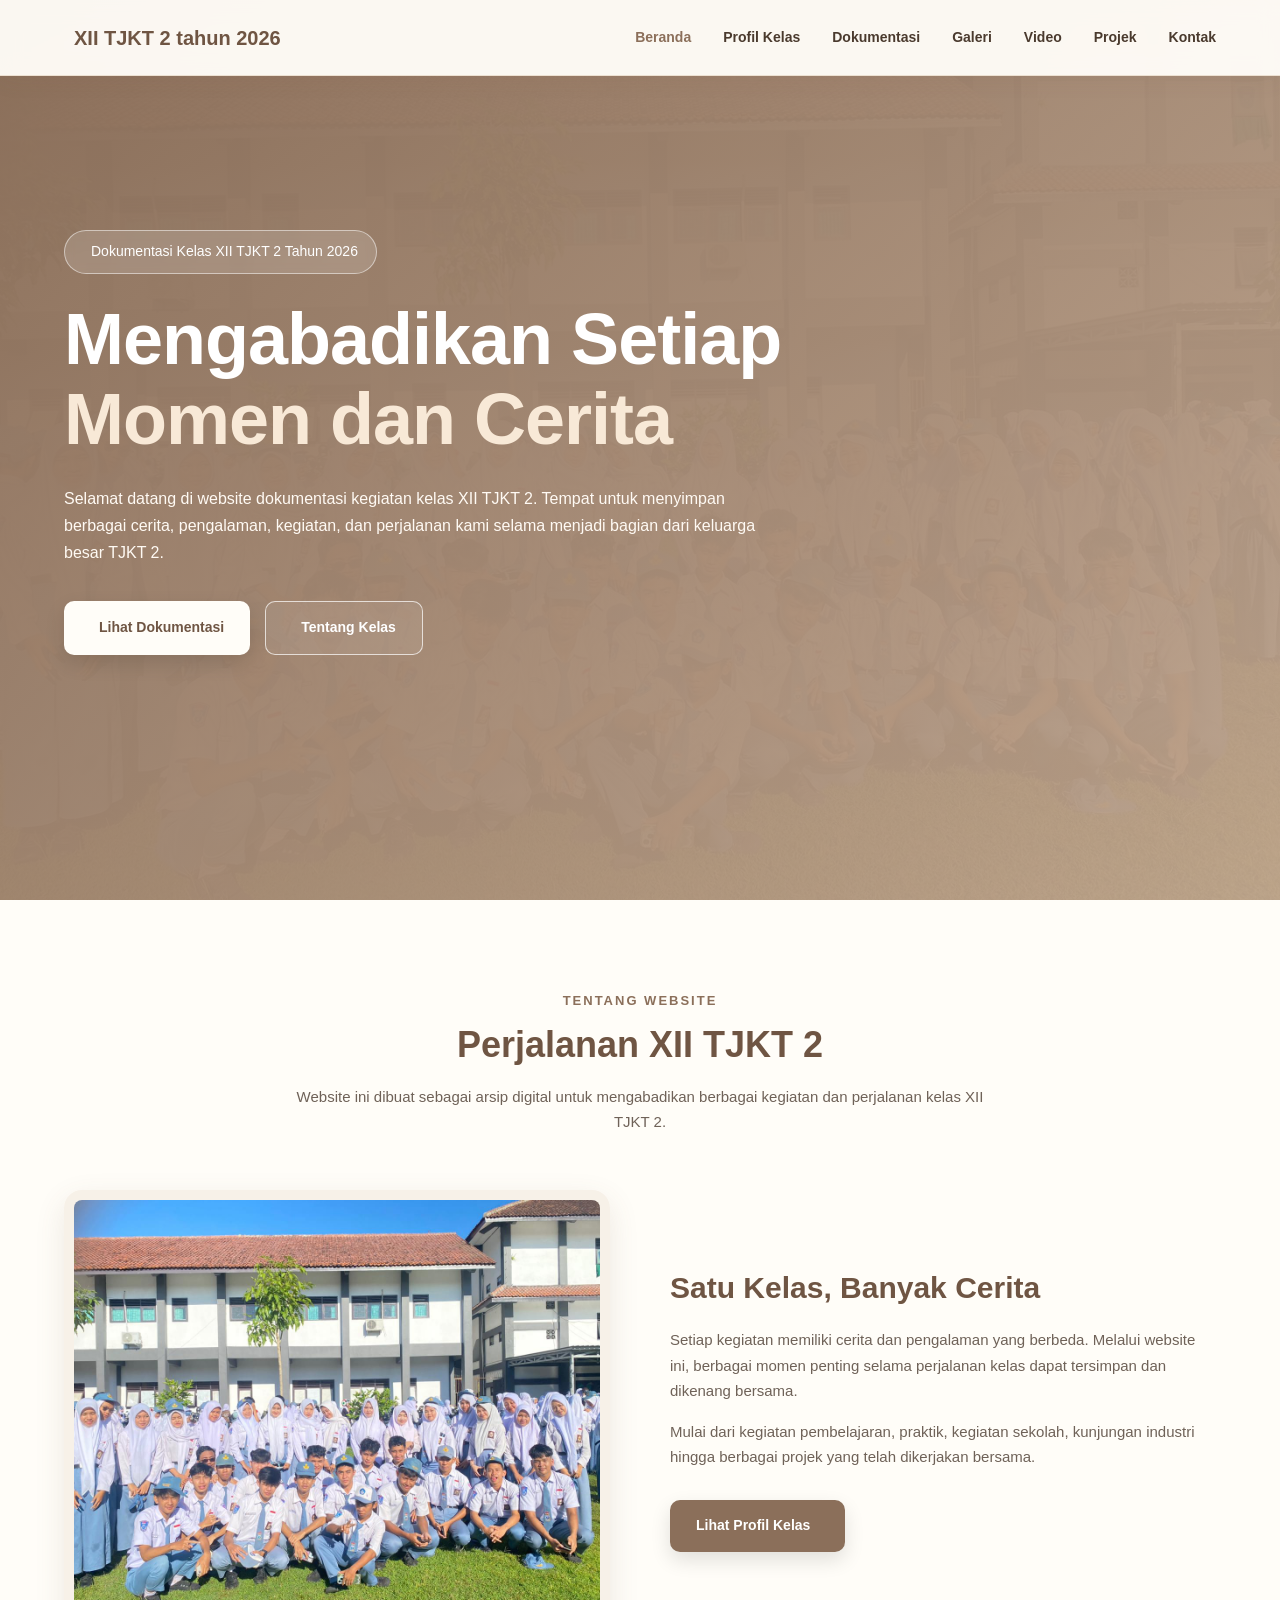
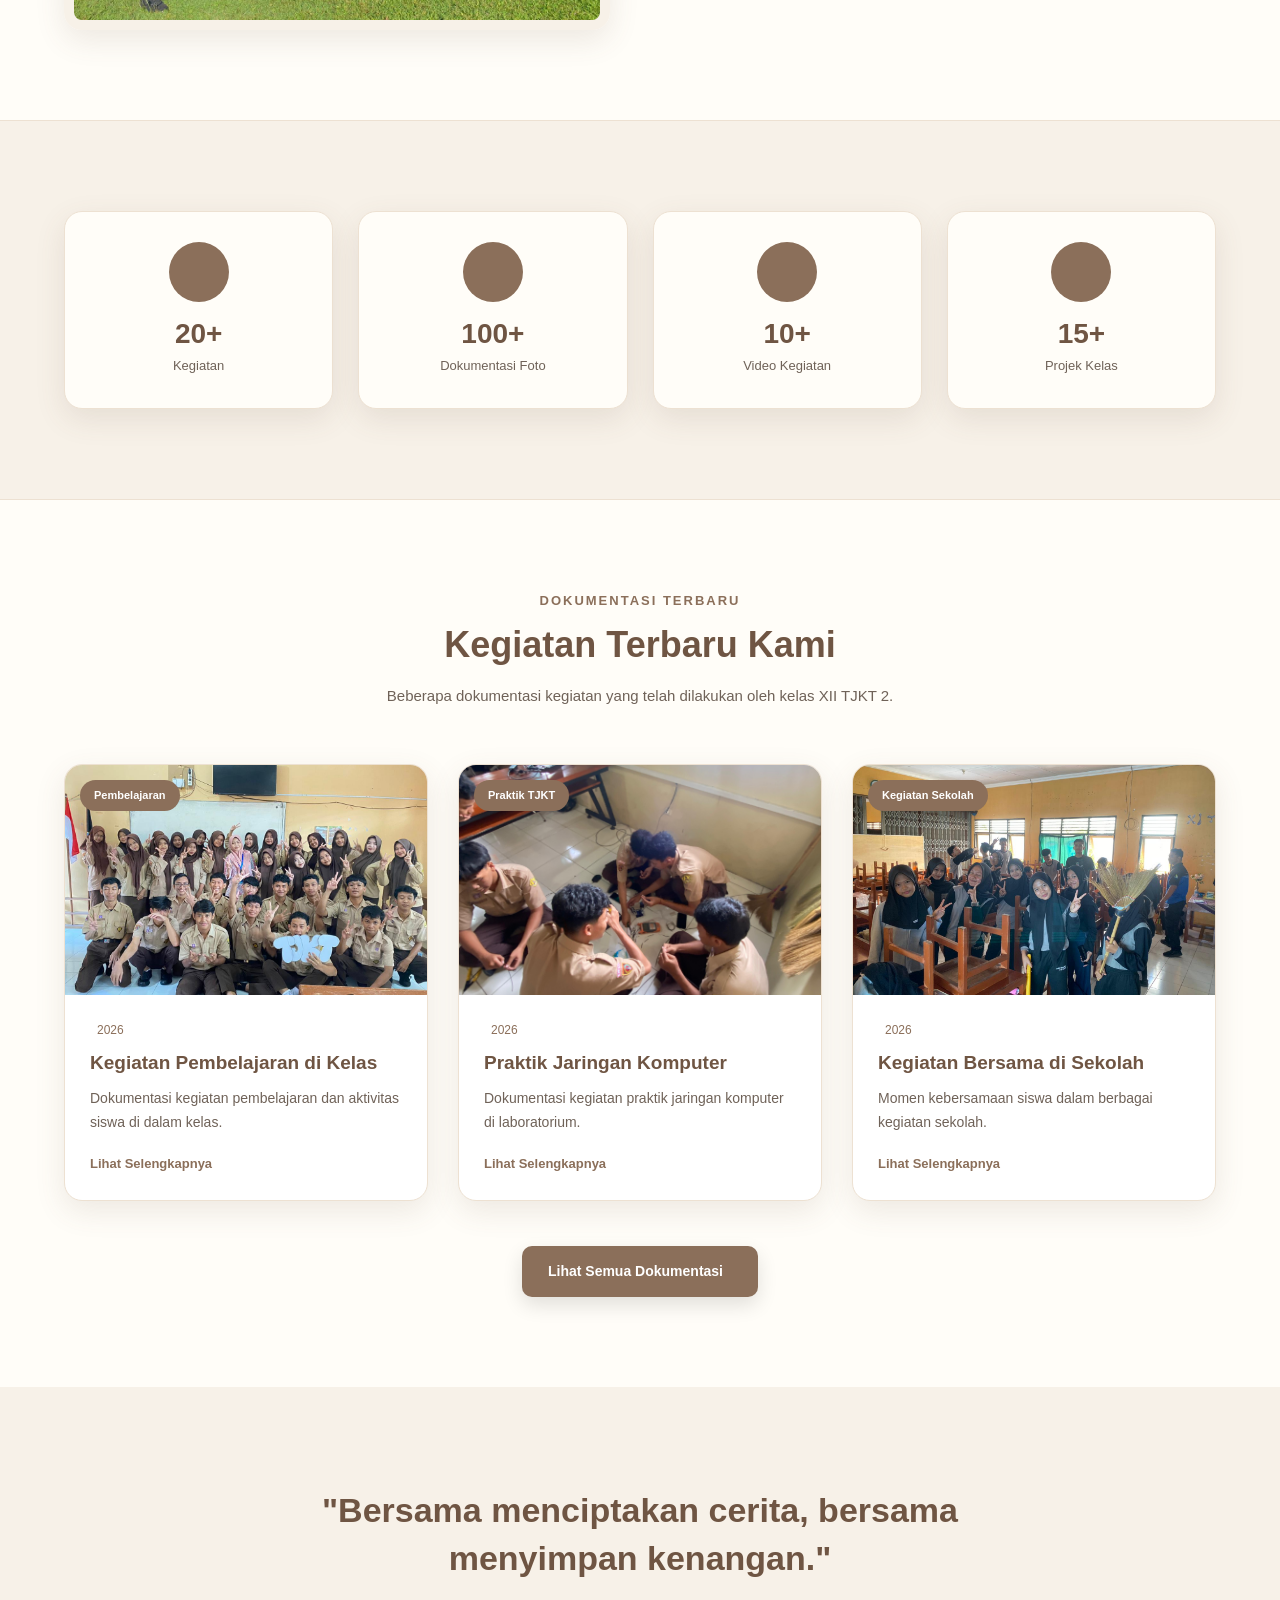
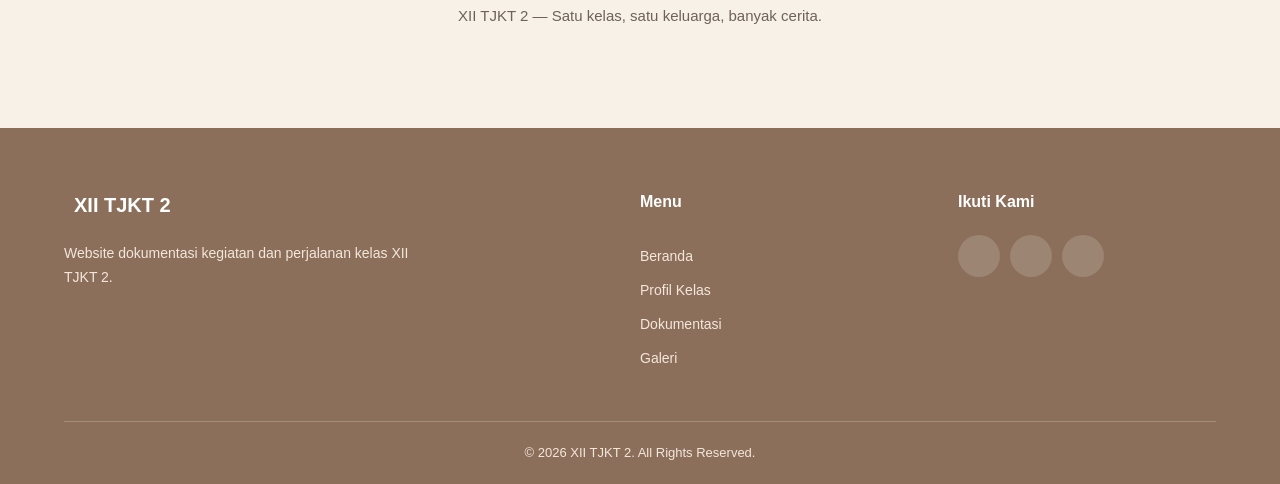
<file: index.html>
<head>
    <meta charset="UTF-8">
    <meta name="viewport" content="width=device-width, initial-scale=1.0">

    <title>Dokumentasi Kegiatan XII TJKT 2 Tahun 2026</title>

    <link rel="stylesheet" href="style.css">
</head>

<body>

    <!-- ================= NAVBAR ================= -->
    <header class="header">
        <nav class="navbar">

            <div class="logo">
                <i class="fa-solid fa-network-wired"></i>
                <span>XII TJKT 2 tahun 2026</span>
            </div>

            <ul class="nav-menu" id="navMenu">
                <li>
                    <a href="index.html" class="active">
                        <i class="fa-solid fa-house"></i>
                        Beranda
                    </a>
                </li>

                <li>
                    <a href="profil.html">
                        <i class="fa-solid fa-users"></i>
                        Profil Kelas
                    </a>
                </li>

                <li>
                    <a href="dokumentasi.html">
                        <i class="fa-solid fa-camera"></i>
                        Dokumentasi
                    </a>
                </li>

                <li>
                    <a href="galeri.html">
                        <i class="fa-solid fa-images"></i>
                        Galeri
                    </a>
                </li>

                <li>
                    <a href="video.html">
                        <i class="fa-solid fa-video"></i>
                        Video
                    </a>
                </li>

                <li>
                    <a href="projek.html">
                        <i class="fa-solid fa-code"></i>
                        Projek
                    </a>
                </li>

                <li>
                    <a href="kontak.html">
                        <i class="fa-solid fa-envelope"></i>
                        Kontak
                    </a>
                </li>
            </ul>

            <!-- Tombol Menu Mobile -->
            <button class="menu-toggle" id="menuToggle">
                <i class="fa-solid fa-bars"></i>
            </button>

        </nav>
    </header>


    <!-- ================= HERO ================= -->
    <section class="hero">

        <div class="hero-content">

            <span class="hero-subtitle">
                <i class="fa-solid fa-graduation-cap"></i>
                Dokumentasi Kelas XII TJKT 2 Tahun 2026
            </span>

            <h1>
                Mengabadikan Setiap
                <span>Momen dan Cerita</span>
            </h1>

            <p>
                Selamat datang di website dokumentasi kegiatan
                kelas XII TJKT 2. Tempat untuk menyimpan berbagai
                cerita, pengalaman, kegiatan, dan perjalanan kami
                selama menjadi bagian dari keluarga besar TJKT 2.
            </p>

            <div class="hero-buttons">

                <a href="dokumentasi.html" class="btn btn-primary">
                    <i class="fa-solid fa-camera"></i>
                    Lihat Dokumentasi
                </a>

                <a href="profil.html" class="btn btn-secondary">
                    <i class="fa-solid fa-users"></i>
                    Tentang Kelas
                </a>

            </div>

        </div>

    </section>


    <!-- ================= ABOUT ================= -->
    <section class="about">

        <div class="container">

            <div class="section-title">
                <span>Tentang Website</span>
                <h2>Perjalanan XII TJKT 2</h2>
                <p>
                    Website ini dibuat sebagai arsip digital untuk
                    mengabadikan berbagai kegiatan dan perjalanan
                    kelas XII TJKT 2.
                </p>
            </div>

            <div class="about-content">

                <div class="about-image">
                    <img 
                        src="hero.jpeg"
                        alt="Foto Kelas XII TJKT 2"
                    >
                </div>

                <div class="about-text">

                    <h3>
                        Satu Kelas, Banyak Cerita
                    </h3>

                    <p>
                        Setiap kegiatan memiliki cerita dan pengalaman
                        yang berbeda. Melalui website ini, berbagai
                        momen penting selama perjalanan kelas dapat
                        tersimpan dan dikenang bersama.
                    </p>

                    <p>
                        Mulai dari kegiatan pembelajaran, praktik,
                        kegiatan sekolah, kunjungan industri hingga
                        berbagai projek yang telah dikerjakan bersama.
                    </p>

                    <a href="profil.html" class="btn btn-primary">
                        Lihat Profil Kelas
                        <i class="fa-solid fa-arrow-right"></i>
                    </a>

                </div>

            </div>

        </div>

    </section>


    <!-- ================= STATISTIK ================= -->
    <section class="statistics">

        <div class="container">

            <div class="stats-grid">

                <div class="stat-card">

                    <div class="stat-icon">
                        <i class="fa-solid fa-calendar-days"></i>
                    </div>

                    <div class="stat-info">
                        <h3>20+</h3>
                        <p>Kegiatan</p>
                    </div>

                </div>


                <div class="stat-card">

                    <div class="stat-icon">
                        <i class="fa-solid fa-image"></i>
                    </div>

                    <div class="stat-info">
                        <h3>100+</h3>
                        <p>Dokumentasi Foto</p>
                    </div>

                </div>


                <div class="stat-card">

                    <div class="stat-icon">
                        <i class="fa-solid fa-video"></i>
                    </div>

                    <div class="stat-info">
                        <h3>10+</h3>
                        <p>Video Kegiatan</p>
                    </div>

                </div>


                <div class="stat-card">

                    <div class="stat-icon">
                        <i class="fa-solid fa-laptop-code"></i>
                    </div>

                    <div class="stat-info">
                        <h3>15+</h3>
                        <p>Projek Kelas</p>
                    </div>

                </div>

            </div>

        </div>

    </section>


    <!-- ================= KEGIATAN TERBARU ================= -->
    <section class="latest">

        <div class="container">

            <div class="section-title">

                <span>Dokumentasi Terbaru</span>

                <h2>Kegiatan Terbaru Kami</h2>

                <p>
                    Beberapa dokumentasi kegiatan yang telah
                    dilakukan oleh kelas XII TJKT 2.
                </p>

            </div>


            <div class="activity-grid">

                <!-- Card 1 -->
                <div class="activity-card">

                    <div class="activity-image">

                        <img
                            src="kegiatan1.jpeg"
                            alt="Kegiatan Pembelajaran"
                        >

                        <span class="activity-category">
                            Pembelajaran
                        </span>

                    </div>

                    <div class="activity-content">

                        <span class="activity-date">
                            <i class="fa-regular fa-calendar"></i>
                            2026
                        </span>

                        <h3>
                            Kegiatan Pembelajaran di Kelas
                        </h3>

                        <p>
                            Dokumentasi kegiatan pembelajaran
                            dan aktivitas siswa di dalam kelas.
                        </p>

                        <a href="dokumentasi.html">
                            Lihat Selengkapnya
                            <i class="fa-solid fa-arrow-right"></i>
                        </a>

                    </div>

                </div>


                <!-- Card 2 -->
                <div class="activity-card">

                    <div class="activity-image">

                        <img
                            src="kegiatan2.jpeg"
                            alt="Praktik Jaringan"
                        >

                        <span class="activity-category">
                            Praktik TJKT
                        </span>

                    </div>

                    <div class="activity-content">

                        <span class="activity-date">
                            <i class="fa-regular fa-calendar"></i>
                            2026
                        </span>

                        <h3>
                            Praktik Jaringan Komputer
                        </h3>

                        <p>
                            Dokumentasi kegiatan praktik jaringan
                            komputer di laboratorium.
                        </p>

                        <a href="dokumentasi.html">
                            Lihat Selengkapnya
                            <i class="fa-solid fa-arrow-right"></i>
                        </a>

                    </div>

                </div>


                <!-- Card 3 -->
                <div class="activity-card">

                    <div class="activity-image">

                        <img
                            src="kegiatan4.jpeg"
                            alt="Kegiatan Sekolah"
                        >

                        <span class="activity-category">
                            Kegiatan Sekolah
                        </span>

                    </div>

                    <div class="activity-content">

                        <span class="activity-date">
                            <i class="fa-regular fa-calendar"></i>
                            2026
                        </span>

                        <h3>
                            Kegiatan Bersama di Sekolah
                        </h3>

                        <p>
                            Momen kebersamaan siswa dalam berbagai
                            kegiatan sekolah.
                        </p>

                        <a href="dokumentasi.html">
                            Lihat Selengkapnya
                            <i class="fa-solid fa-arrow-right"></i>
                        </a>

                    </div>

                </div>

            </div>


            <div class="view-all">

                <a href="dokumentasi.html" class="btn btn-primary">
                    Lihat Semua Dokumentasi
                    <i class="fa-solid fa-arrow-right"></i>
                </a>

            </div>

        </div>

    </section>


    <!-- ================= QUOTE ================= -->
    <section class="quote">

        <div class="container">

            <div class="quote-content">

                <i class="fa-solid fa-quote-left"></i>

                <h2>
                    "Bersama menciptakan cerita,
                    bersama menyimpan kenangan."
                </h2>

                <p>
                    XII TJKT 2 — Satu kelas, satu keluarga,
                    banyak cerita.
                </p>

            </div>

        </div>

    </section>


    <!-- ================= FOOTER ================= -->
    <footer class="footer">

        <div class="container">

            <div class="footer-content">

                <div class="footer-about">

                    <div class="logo">
                        <i class="fa-solid fa-network-wired"></i>
                        <span>XII TJKT 2</span>
                    </div>

                    <p>
                        Website dokumentasi kegiatan dan perjalanan
                        kelas XII TJKT 2.
                    </p>

                </div>


                <div class="footer-links">

                    <h3>Menu</h3>

                    <a href="index.html">Beranda</a>
                    <a href="profil.html">Profil Kelas</a>
                    <a href="dokumentasi.html">Dokumentasi</a>
                    <a href="galeri.html">Galeri</a>

                </div>


                <div class="footer-social">

                    <h3>Ikuti Kami</h3>

                    <div class="social-icons">

                        <a href="#" aria-label="Instagram">
                            <i class="fa-brands fa-instagram"></i>
                        </a>

                        <a href="#" aria-label="YouTube">
                            <i class="fa-brands fa-youtube"></i>
                        </a>

                        <a href="#" aria-label="TikTok">
                            <i class="fa-brands fa-tiktok"></i>
                        </a>

                    </div>

                </div>

            </div>


            <div class="footer-bottom">

                <p>
                    &copy; 2026 XII TJKT 2.
                    All Rights Reserved.
                </p>

            </div>

        </div>

    </footer>


    <!-- ================= JAVASCRIPT ================= -->
    <script src="script.js"></script>

</body>
</html>
</file>
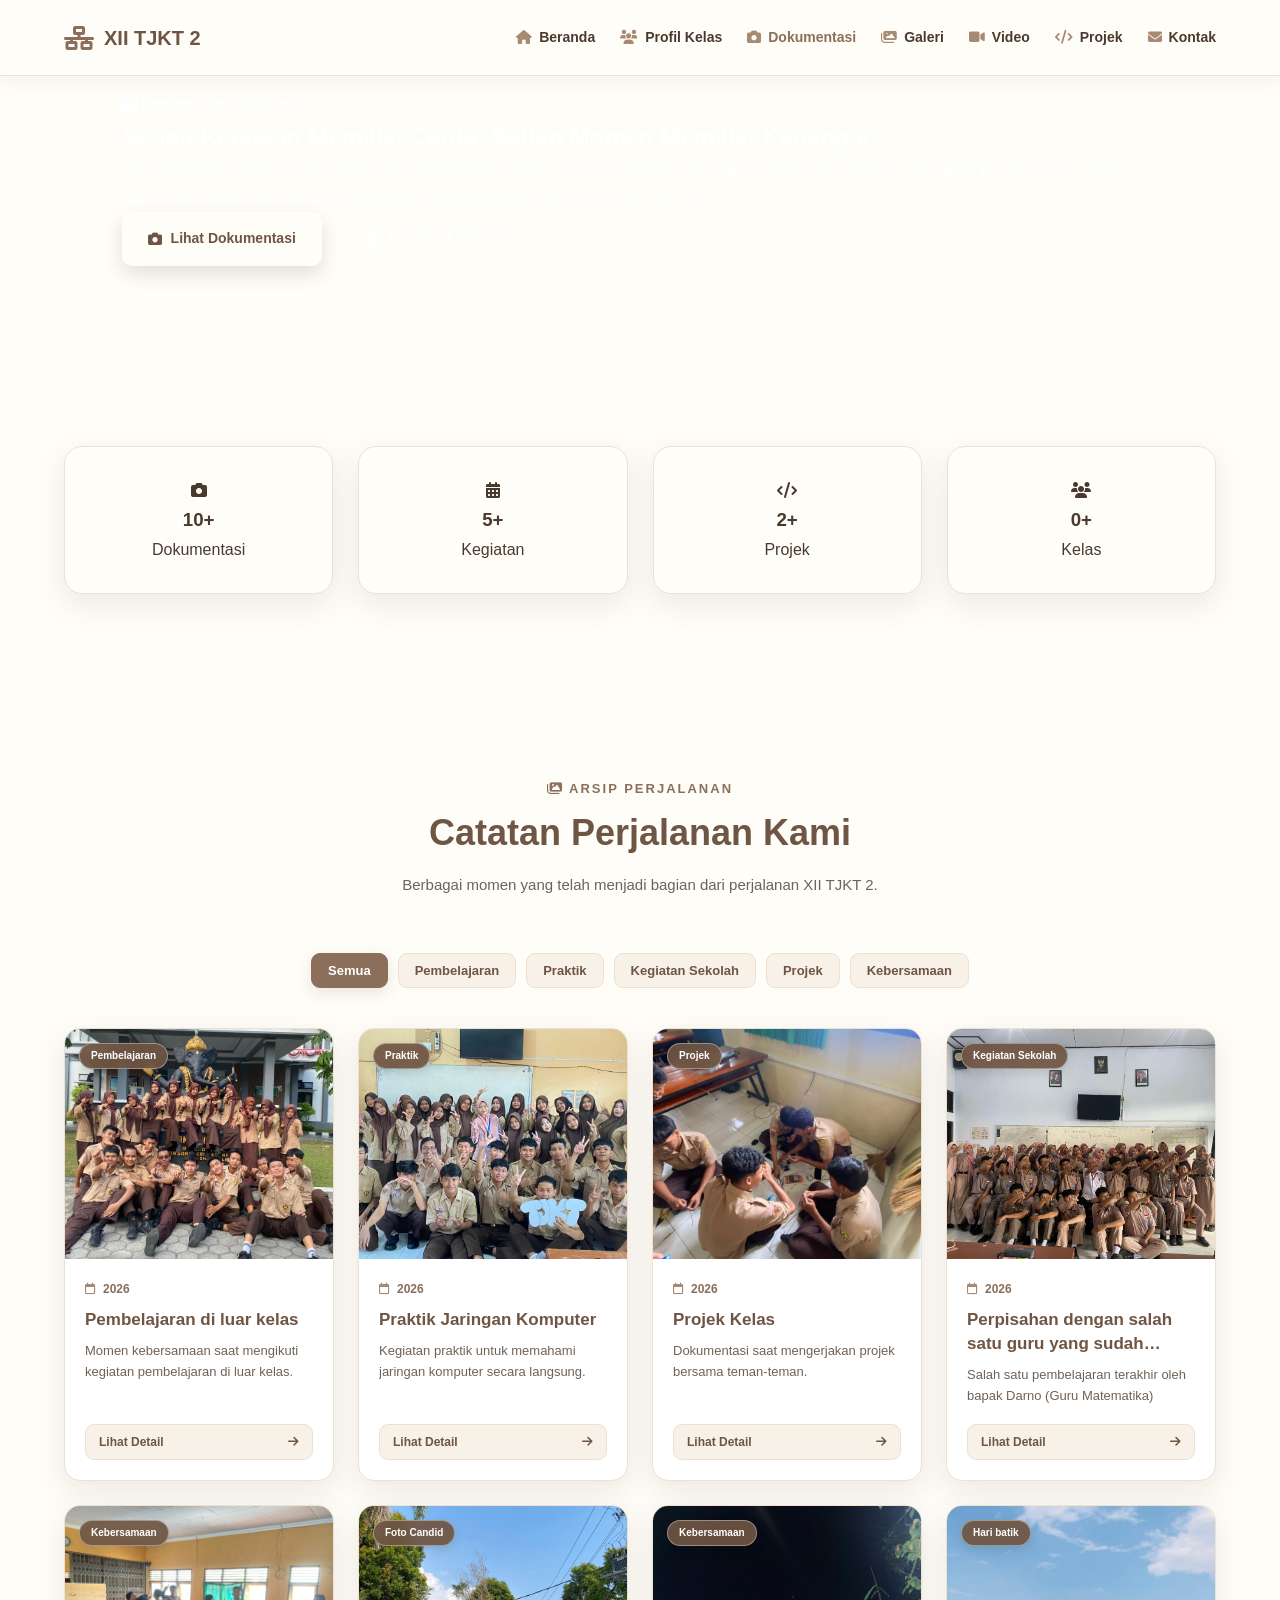
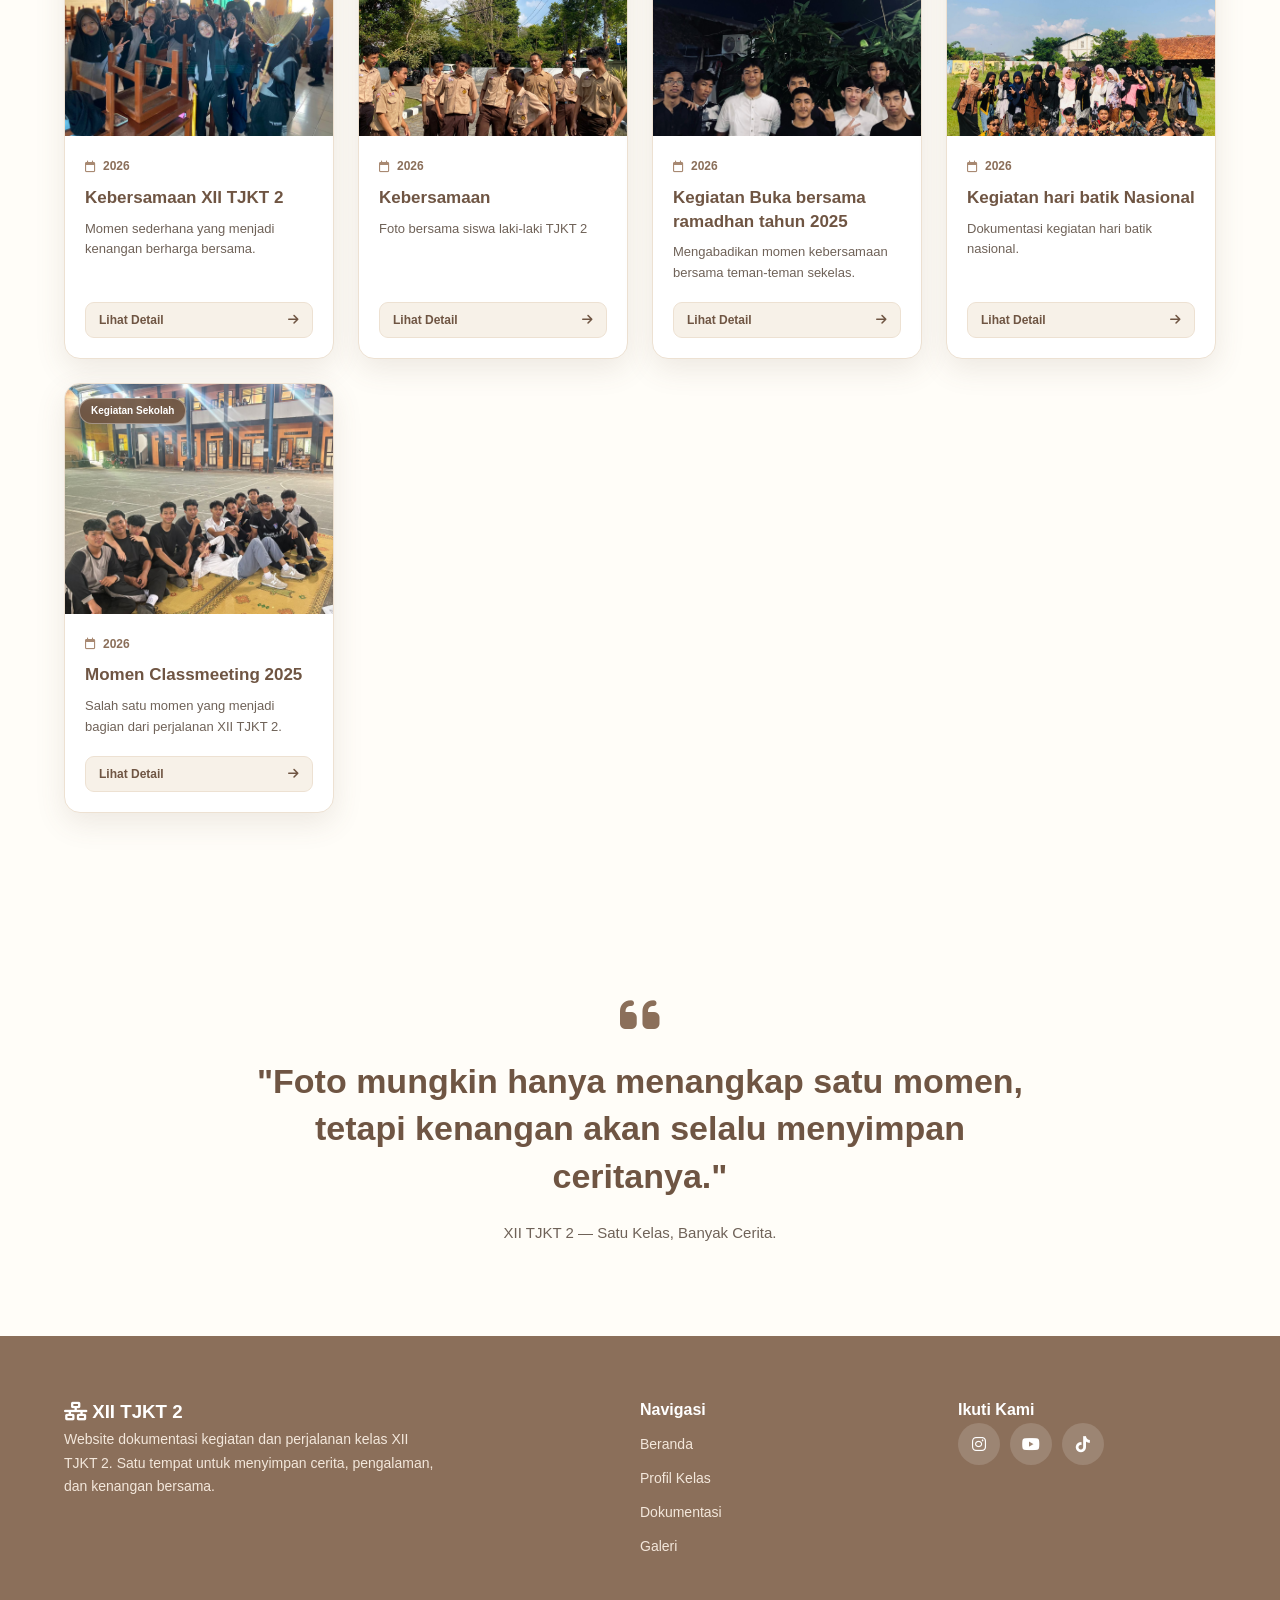
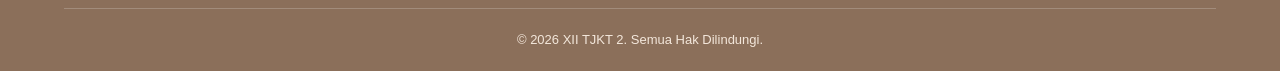
<file: dokumentasi.html>
<!DOCTYPE html>
<html lang="id">
<head>
    <meta charset="UTF-8">
    <meta name="viewport" content="width=device-width, initial-scale=1.0">

    <title>Dokumentasi Kegiatan XII TJKT 2</title>

    <!-- CSS UTAMA -->
    <link rel="stylesheet" href="style.css">

    <!-- FONT AWESOME -->
    <link rel="stylesheet" 
          href="https://cdnjs.cloudflare.com/ajax/libs/font-awesome/6.5.2/css/all.min.css">
</head>

<body>

    <!-- =========================
         NAVBAR
    ========================== -->
    <header class="header">

        <nav class="navbar">

            <div class="logo">
                <i class="fa-solid fa-network-wired"></i>
                <span>XII TJKT 2</span>
            </div>

            <button class="menu-toggle" id="menuToggle">
                <i class="fa-solid fa-bars"></i>
            </button>

            <ul class="nav-menu" id="navMenu">

                <li>
                    <a href="index.html">
                        <i class="fa-solid fa-house"></i>
                        Beranda
                    </a>
                </li>

                <li>
                    <a href="profil.html">
                        <i class="fa-solid fa-users"></i>
                        Profil Kelas
                    </a>
                </li>

                <li>
                    <a href="dokumentasi.html" class="active">
                        <i class="fa-solid fa-camera"></i>
                        Dokumentasi
                    </a>
                </li>

                <li>
                    <a href="galeri.html">
                        <i class="fa-solid fa-images"></i>
                        Galeri
                    </a>
                </li>

                <li>
                    <a href="video.html">
                        <i class="fa-solid fa-video"></i>
                        Video
                    </a>
                </li>

                <li>
                    <a href="projek.html">
                        <i class="fa-solid fa-code"></i>
                        Projek
                    </a>
                </li>

                <li>
                    <a href="kontak.html">
                        <i class="fa-solid fa-envelope"></i>
                        Kontak
                    </a>
                </li>

            </ul>

        </nav>

    </header>


    <!-- =========================
         HERO
    ========================== -->
    <section class="documentation-hero">

        <div class="container">

            <div class="hero-content">

                <span class="hero-label">
                    <i class="fa-solid fa-camera-retro"></i>
                    Dokumentasi XII TJKT 2
                </span>

                <h1>
                    Setiap Kegiatan Memiliki Cerita,
                    <span>Setiap Momen Memiliki Kenangan.</span>
                </h1>

                <p>
                    Selamat datang di halaman dokumentasi kegiatan
                    XII TJKT 2. Di sini kami mengabadikan berbagai
                    perjalanan, kegiatan, pembelajaran, projek,
                    dan momen kebersamaan selama menjadi bagian
                    dari keluarga besar XII TJKT 2.
                </p>

                <div class="hero-buttons">

                    <a href="#dokumentasi" class="btn btn-primary">
                        <i class="fa-solid fa-camera"></i>
                        Lihat Dokumentasi
                    </a>

                    <a href="index.html" class="btn btn-secondary">
                        <i class="fa-solid fa-house"></i>
                        Kembali ke Beranda
                    </a>

                </div>

            </div>

        </div>

    </section>


    <!-- =========================
         STATISTIK
    ========================== -->
    <section class="documentation-stats">

        <div class="container">

            <div class="stats-grid">

                <div class="stat-card">
                    <i class="fa-solid fa-camera"></i>
                    <h3>20+</h3>
                    <p>Dokumentasi</p>
                </div>

                <div class="stat-card">
                    <i class="fa-solid fa-calendar-days"></i>
                    <h3>10+</h3>
                    <p>Kegiatan</p>
                </div>

                <div class="stat-card">
                    <i class="fa-solid fa-code"></i>
                    <h3>5+</h3>
                    <p>Projek</p>
                </div>

                <div class="stat-card">
                    <i class="fa-solid fa-users"></i>
                    <h3>1</h3>
                    <p>Kelas</p>
                </div>

            </div>

        </div>

    </section>


    <!-- =========================
         DOKUMENTASI
    ========================== -->
    <section class="documentation-section" id="dokumentasi">

        <div class="container">

            <div class="section-title">

                <span>
                    <i class="fa-solid fa-images"></i>
                    ARSIP PERJALANAN
                </span>

                <h2>
                    Catatan Perjalanan Kami
                </h2>

                <p>
                    Berbagai momen yang telah menjadi bagian
                    dari perjalanan XII TJKT 2.
                </p>

            </div>


            <!-- FILTER -->
            <div class="documentation-filter">

                <button class="filter-btn active" data-filter="all">
                    Semua
                </button>

                <button class="filter-btn" data-filter="pembelajaran">
                    Pembelajaran
                </button>

                <button class="filter-btn" data-filter="praktik">
                    Praktik
                </button>

                <button class="filter-btn" data-filter="sekolah">
                    Kegiatan Sekolah
                </button>

                <button class="filter-btn" data-filter="projek">
                    Projek
                </button>

                <button class="filter-btn" data-filter="kebersamaan">
                    Kebersamaan
                </button>

            </div>


            <!-- GRID DOKUMENTASI -->
            <div class="documentation-grid">


                <!-- KARTU 1 -->
                <article class="documentation-card"
                         data-category="pembelajaran">

                    <div class="documentation-image">

                        <img src="foto-kelas.jpeg"
                             alt="Pembelajaran di Kelas">

                        <span class="documentation-category">
                            Pembelajaran
                        </span>

                    </div>

                    <div class="documentation-content">

                        <div class="documentation-date">
                            <i class="fa-regular fa-calendar"></i>
                            2026
                        </div>

                        <h3>
                            Pembelajaran di luar kelas
                        </h3>

                        <p>
                            Momen kebersamaan saat mengikuti
                            kegiatan pembelajaran di luar kelas.
                        </p>

                        <button class="detail-btn"
                                onclick="openModal(
                                '../css/images/foto-kelas.jpeg',
                                'Pembelajaran di Kelas',
                                'Pembelajaran',
                                '2026',
                                'Momen kebersamaan XII TJKT 2 saat mengikuti kegiatan pembelajaran di kelas.'
                                )">

                            Lihat Detail
                            <i class="fa-solid fa-arrow-right"></i>

                        </button>

                    </div>

                </article>


                <!-- KARTU 2 -->
                <article class="documentation-card"
                         data-category="praktik">

                    <div class="documentation-image">

                        <img src="kegiatan1.jpeg"
                             alt="Praktik Jaringan Komputer">

                        <span class="documentation-category">
                            Praktik
                        </span>

                    </div>

                    <div class="documentation-content">

                        <div class="documentation-date">
                            <i class="fa-regular fa-calendar"></i>
                            2026
                        </div>

                        <h3>
                            Praktik Jaringan Komputer
                        </h3>

                        <p>
                            Kegiatan praktik untuk memahami
                            jaringan komputer secara langsung.
                        </p>

                        <button class="detail-btn"
                                onclick="openModal(
                                '../css/images/kegiatan1.jpeg',
                                'Praktik Jaringan Komputer',
                                'Praktik',
                                '2026',
                                'Kegiatan praktik jaringan komputer yang dilakukan bersama untuk meningkatkan keterampilan peserta didik.'
                                )">

                            Lihat Detail
                            <i class="fa-solid fa-arrow-right"></i>

                        </button>

                    </div>

                </article>


                <!-- KARTU 3 -->
                <article class="documentation-card"
                         data-category="projek">

                    <div class="documentation-image">

                        <img src="kegiatan2.jpeg"
                             alt="Projek Kelas">

                        <span class="documentation-category">
                            Projek
                        </span>

                    </div>

                    <div class="documentation-content">

                        <div class="documentation-date">
                            <i class="fa-regular fa-calendar"></i>
                            2026
                        </div>

                        <h3>
                            Projek Kelas
                        </h3>

                        <p>
                            Dokumentasi saat mengerjakan
                            projek bersama teman-teman.
                        </p>

                        <button class="detail-btn"
                                onclick="openModal(
                                '../css/images/kegiatan2.jpeg',
                                'Projek Kelas',
                                'Projek',
                                '2026',
                                'Momen ketika XII TJKT 2 bekerja sama dalam mengembangkan dan menyelesaikan projek kelas.'
                                )">

                            Lihat Detail
                            <i class="fa-solid fa-arrow-right"></i>

                        </button>

                    </div>

                </article>


                <!-- KARTU 4 -->
                <article class="documentation-card"
                         data-category="sekolah">

                    <div class="documentation-image">

                        <img src="kegiatan3.jpeg"
                             alt="Kegiatan Sekolah">

                        <span class="documentation-category">
                            Kegiatan Sekolah
                        </span>

                    </div>

                    <div class="documentation-content">

                        <div class="documentation-date">
                            <i class="fa-regular fa-calendar"></i>
                            2026
                        </div>

                        <h3>
                            Perpisahan dengan salah satu guru yang sudah pensiun
                        </h3>

                        <p>
                            Salah satu pembelajaran terakhir oleh bapak Darno (Guru Matematika)
                        </p>

                        <button class="detail-btn"
                                onclick="openModal(
                                '../css/images/kegiatan3.jpeg',
                                'Kegiatan Sekolah',
                                'Kegiatan Sekolah',
                                '2026',
                                'Dokumentasi kegiatan sekolah yang menjadi bagian dari perjalanan XII TJKT 2.'
                                )">

                            Lihat Detail
                            <i class="fa-solid fa-arrow-right"></i>

                        </button>

                    </div>

                </article>


                <!-- KARTU 5 -->
                <article class="documentation-card"
                         data-category="kebersamaan">

                    <div class="documentation-image">

                        <img src="kegiatan4.jpeg"
                             alt="Kebersamaan XII TJKT 2">

                        <span class="documentation-category">
                            Kebersamaan
                        </span>

                    </div>

                    <div class="documentation-content">

                        <div class="documentation-date">
                            <i class="fa-regular fa-calendar"></i>
                            2026
                        </div>

                        <h3>
                            Kebersamaan XII TJKT 2
                        </h3>

                        <p>
                            Momen sederhana yang menjadi
                            kenangan berharga bersama.
                        </p>

                        <button class="detail-btn"
                                onclick="openModal(
                                '../css/images/kegiatan4.jpeg',
                                'Kebersamaan XII TJKT 2',
                                'Kebersamaan',
                                '2026',
                                'Momen kebersamaan yang mempererat hubungan dan menjadi kenangan berharga bagi XII TJKT 2.'
                                )">

                            Lihat Detail
                            <i class="fa-solid fa-arrow-right"></i>

                        </button>

                    </div>

                </article>


                <!-- KARTU 6 -->
                <article class="documentation-card"
                         data-category="praktik">

                    <div class="documentation-image">

                        <img src="kegiatan5.jpeg"
                             alt="Instalasi Sistem Operasi">

                        <span class="documentation-category">
                            Foto Candid
                        </span>

                    </div>

                    <div class="documentation-content">

                        <div class="documentation-date">
                            <i class="fa-regular fa-calendar"></i>
                            2026
                        </div>

                        <h3>
                            Kebersamaan
                        </h3>

                        <p>
                            Foto bersama siswa laki-laki TJKT 2 
                        </p>

                        <button class="detail-btn"
                                onclick="openModal(
                                '../css/images/kegiatan5.jpeg',
                                'Instalasi Sistem Operasi',
                                'Praktik',
                                '2026',
                                'Kegiatan praktik instalasi sistem operasi sebagai bagian dari pembelajaran teknologi informasi.'
                                )">

                            Lihat Detail
                            <i class="fa-solid fa-arrow-right"></i>

                        </button>

                    </div>

                </article>


                <!-- KARTU 7 -->
                <article class="documentation-card"
                         data-category="kebersamaan">

                    <div class="documentation-image">

                        <img src="kegiatan6.jpeg"
                             alt="Kegiatan Bersama Teman">

                        <span class="documentation-category">
                            Kebersamaan
                        </span>

                    </div>

                    <div class="documentation-content">

                        <div class="documentation-date">
                            <i class="fa-regular fa-calendar"></i>
                            2026
                        </div>

                        <h3>
                            Kegiatan Buka bersama ramadhan tahun 2025
                        </h3>

                        <p>
                            Mengabadikan momen kebersamaan
                            bersama teman-teman sekelas.
                        </p>

                        <button class="detail-btn"
                                onclick="openModal(
                                '../css/images/kegiatan6.jpeg',
                                'Kegiatan Bersama Teman',
                                'Kebersamaan',
                                '2026',
                                'Momen kebersamaan bersama teman-teman XII TJKT 2 yang menjadi bagian dari perjalanan kelas.'
                                )">

                            Lihat Detail
                            <i class="fa-solid fa-arrow-right"></i>

                        </button>

                    </div>

                </article>


                <!-- KARTU 8 -->
                <article class="documentation-card"
                         data-category="projek">

                    <div class="documentation-image">

                        <img src="kegiatan7.jpeg"
                             alt="Presentasi Projek">

                        <span class="documentation-category">
                           Hari batik 
                        </span>

                    </div>

                    <div class="documentation-content">

                        <div class="documentation-date">
                            <i class="fa-regular fa-calendar"></i>
                            2026
                        </div>

                        <h3>
                            Kegiatan hari batik Nasional
                        </h3>

                        <p>
                            Dokumentasi kegiatan hari batik nasional.
                        </p>

                        <button class="detail-btn"
                                onclick="openModal(
                                '../css/images/kegiatan7.jpeg',
                                'Presentasi Projek',
                                'Projek',
                                '2026',
                                'Momen presentasi hasil projek sebagai bentuk kerja sama dan kreativitas peserta didik.'
                                )">

                            Lihat Detail
                            <i class="fa-solid fa-arrow-right"></i>

                        </button>

                    </div>

                </article>


                <!-- KARTU 9 -->
                <article class="documentation-card"
                         data-category="sekolah">

                    <div class="documentation-image">

                        <img src="kegiatan8.jpeg"
                             alt="Momen Perjalanan Kelas">

                        <span class="documentation-category">
                            Kegiatan Sekolah
                        </span>

                    </div>

                    <div class="documentation-content">

                        <div class="documentation-date">
                            <i class="fa-regular fa-calendar"></i>
                            2026
                        </div>

                        <h3>
                            Momen Classmeeting 2025
                        </h3>

                        <p>
                            Salah satu momen yang menjadi
                            bagian dari perjalanan XII TJKT 2.
                        </p>

                        <button class="detail-btn"
                                onclick="openModal(
                                'images/kegiatan8.jpeg',
                                'Momen Perjalanan Kelas',
                                'Kegiatan Sekolah',
                                '2026',
                                'Dokumentasi perjalanan XII TJKT 2 yang akan selalu menjadi bagian dari cerita dan kenangan bersama.'
                                )">

                            Lihat Detail
                            <i class="fa-solid fa-arrow-right"></i>

                        </button>

                    </div>

                </article>


            </div>

        </div>

    </section>


    <!-- =========================
         QUOTE
    ========================== -->
    <section class="documentation-quote">

        <div class="container">

            <div class="quote-content">

                <i class="fa-solid fa-quote-left"></i>

                <h2>
                    "Foto mungkin hanya menangkap satu momen,
                    tetapi kenangan akan selalu menyimpan ceritanya."
                </h2>

                <p>
                    XII TJKT 2 — Satu Kelas, Banyak Cerita.
                </p>

            </div>

        </div>

    </section>


    <!-- =========================
         FOOTER
    ========================== -->
    <footer class="footer">

        <div class="container">

            <div class="footer-content">

                <div class="footer-about">

                    <h3>
                        <i class="fa-solid fa-network-wired"></i>
                        XII TJKT 2
                    </h3>

                    <p>
                        Website dokumentasi kegiatan dan perjalanan
                        kelas XII TJKT 2. Satu tempat untuk menyimpan
                        cerita, pengalaman, dan kenangan bersama.
                    </p>

                </div>


                <div class="footer-links">

                    <h4>
                        Navigasi
                    </h4>

                    <a href="index.html">
                        Beranda
                    </a>

                    <a href="profil.html">
                        Profil Kelas
                    </a>

                    <a href="dokumentasi.html">
                        Dokumentasi
                    </a>

                    <a href="galeri.html">
                        Galeri
                    </a>

                </div>


                <div class="footer-social">

                    <h4>
                        Ikuti Kami
                    </h4>

                    <div class="social-icons">

                        <a href="#" aria-label="Instagram">
                            <i class="fa-brands fa-instagram"></i>
                        </a>

                        <a href="#" aria-label="YouTube">
                            <i class="fa-brands fa-youtube"></i>
                        </a>

                        <a href="#" aria-label="TikTok">
                            <i class="fa-brands fa-tiktok"></i>
                        </a>

                    </div>

                </div>

            </div>


            <div class="footer-bottom">

                <p>
                    &copy; 2026 XII TJKT 2.
                    Semua Hak Dilindungi.
                </p>

            </div>

        </div>

    </footer>


    <!-- JAVASCRIPT UTAMA -->
    <script src="script.js"></script>


    <!-- JAVASCRIPT KHUSUS DOKUMENTASI -->
    <script>

        /* =========================
           FILTER DOKUMENTASI
        ========================== */

        const filterButtons =
            document.querySelectorAll(".filter-btn");

        const documentationCards =
            document.querySelectorAll(".documentation-card");


        filterButtons.forEach(button => {

            button.addEventListener("click", () => {

                filterButtons.forEach(btn => {
                    btn.classList.remove("active");
                });

                button.classList.add("active");

                const filter =
                    button.getAttribute("data-filter");


                documentationCards.forEach(card => {

                    const category =
                        card.getAttribute("data-category");


                    if (
                        filter === "all" ||
                        category === filter
                    ) {

                        card.style.display = "block";

                        setTimeout(() => {
                            card.style.opacity = "1";
                            card.style.transform =
                                "translateY(0)";
                        }, 50);

                    } else {

                        card.style.opacity = "0";
                        card.style.transform =
                            "translateY(20px)";

                        setTimeout(() => {
                            card.style.display = "none";
                        }, 300);

                    }

                });

            });

        });


        /* =========================
           MODAL DETAIL
        ========================== */

        function openModal(
            image,
            title,
            category,
            date,
            description
        ) {

            const modal =
                document.getElementById(
                    "documentationModal"
                );

            document.getElementById(
                "modalImage"
            ).src = image;

            document.getElementById(
                "modalTitle"
            ).textContent = title;

            document.getElementById(
                "modalCategory"
            ).textContent = category;

            document.getElementById(
                "modalDate"
            ).textContent = date;

            document.getElementById(
                "modalDescription"
            ).textContent = description;


            modal.classList.add("show");

            document.body.style.overflow = "hidden";

        }


        function closeModal() {

            const modal =
                document.getElementById(
                    "documentationModal"
                );

            modal.classList.remove("show");

            document.body.style.overflow = "";

        }


        /* Tutup modal ketika klik di luar */

        document.getElementById(
            "documentationModal"
        ).addEventListener(
            "click",
            function(event) {

                if (
                    event.target === this
                ) {

                    closeModal();

                }

            }
        );


        /* Tutup modal dengan tombol Escape */

        document.addEventListener(
            "keydown",
            function(event) {

                if (
                    event.key === "Escape"
                ) {

                    closeModal();

                }

            }
        );


        /* =========================
           MENU MOBILE
        ========================== */

        const menuToggle =
            document.getElementById(
                "menuToggle"
            );

        const navMenu =
            document.getElementById(
                "navMenu"
            );


        if (menuToggle) {

            menuToggle.addEventListener(
                "click",
                function() {

                    navMenu.classList.toggle(
                        "active"
                    );

                }
            );

        }

    </script>

</body>
</html>
</file>
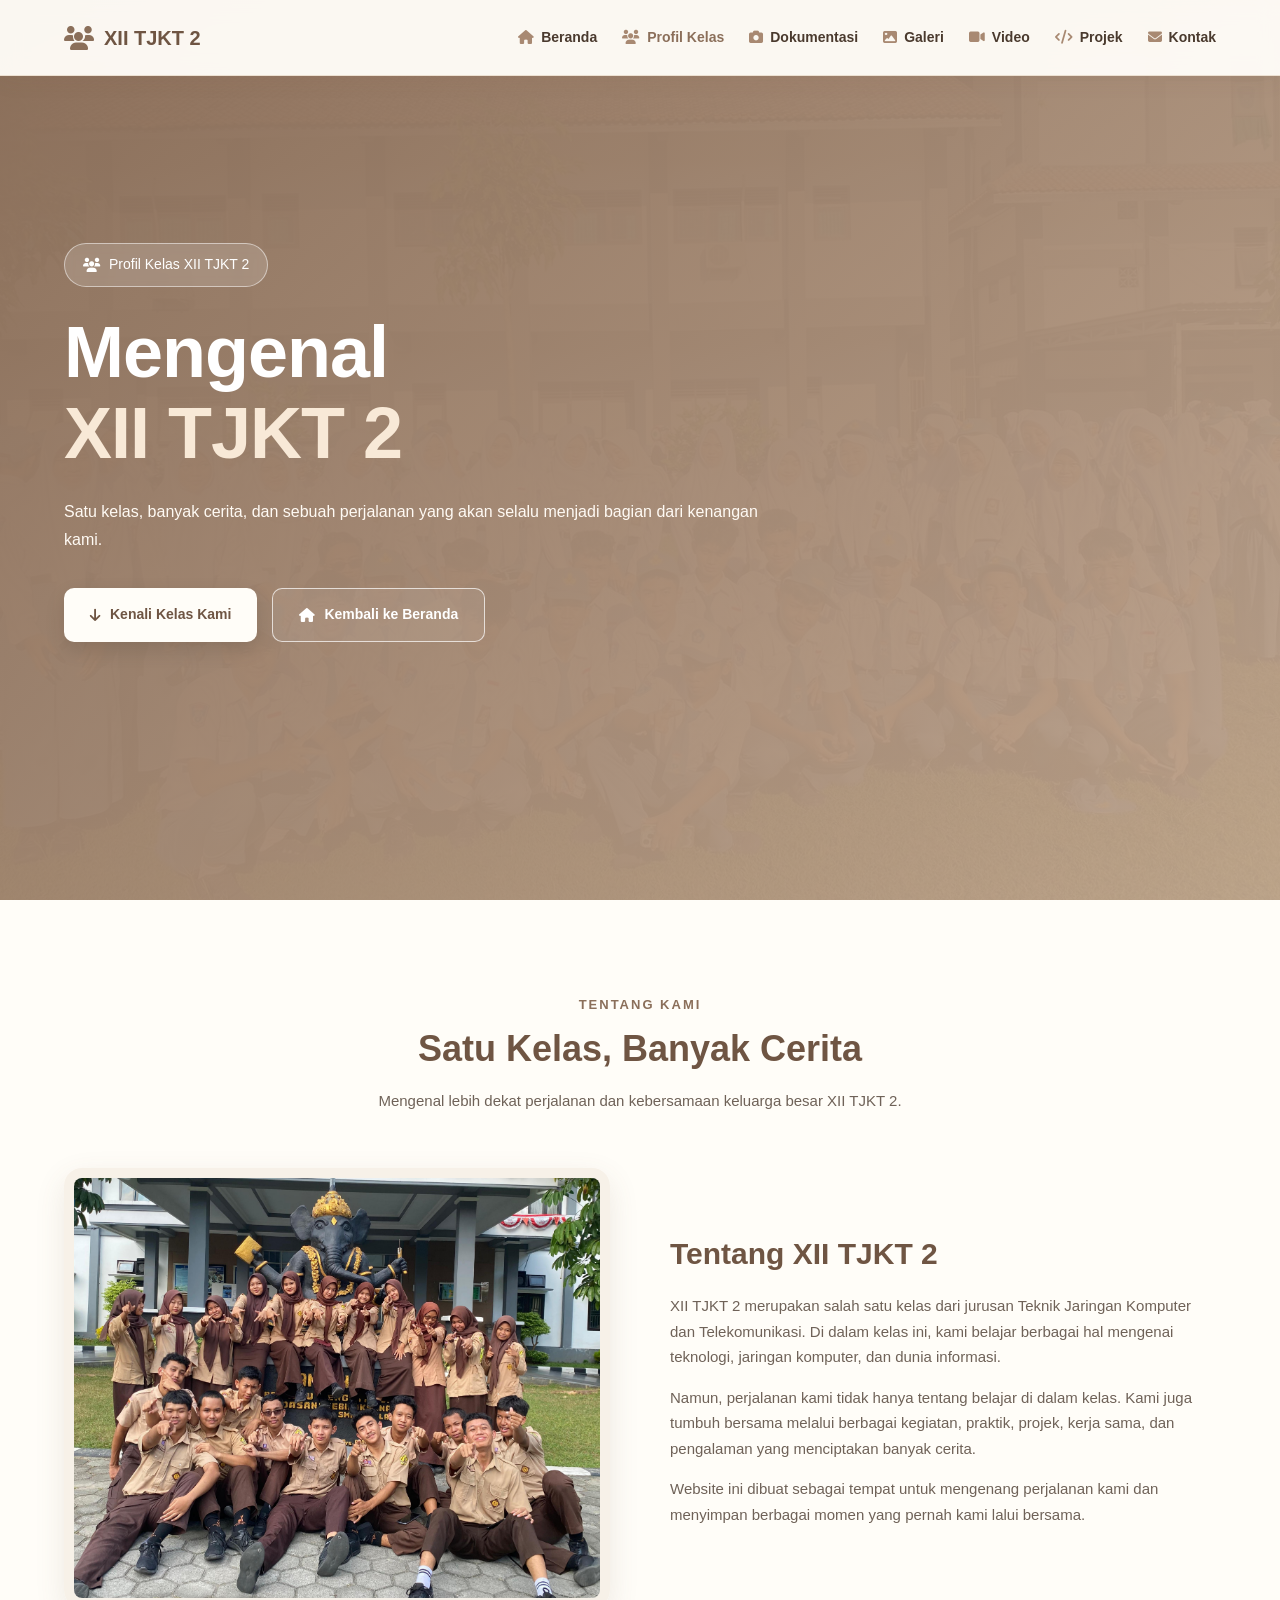
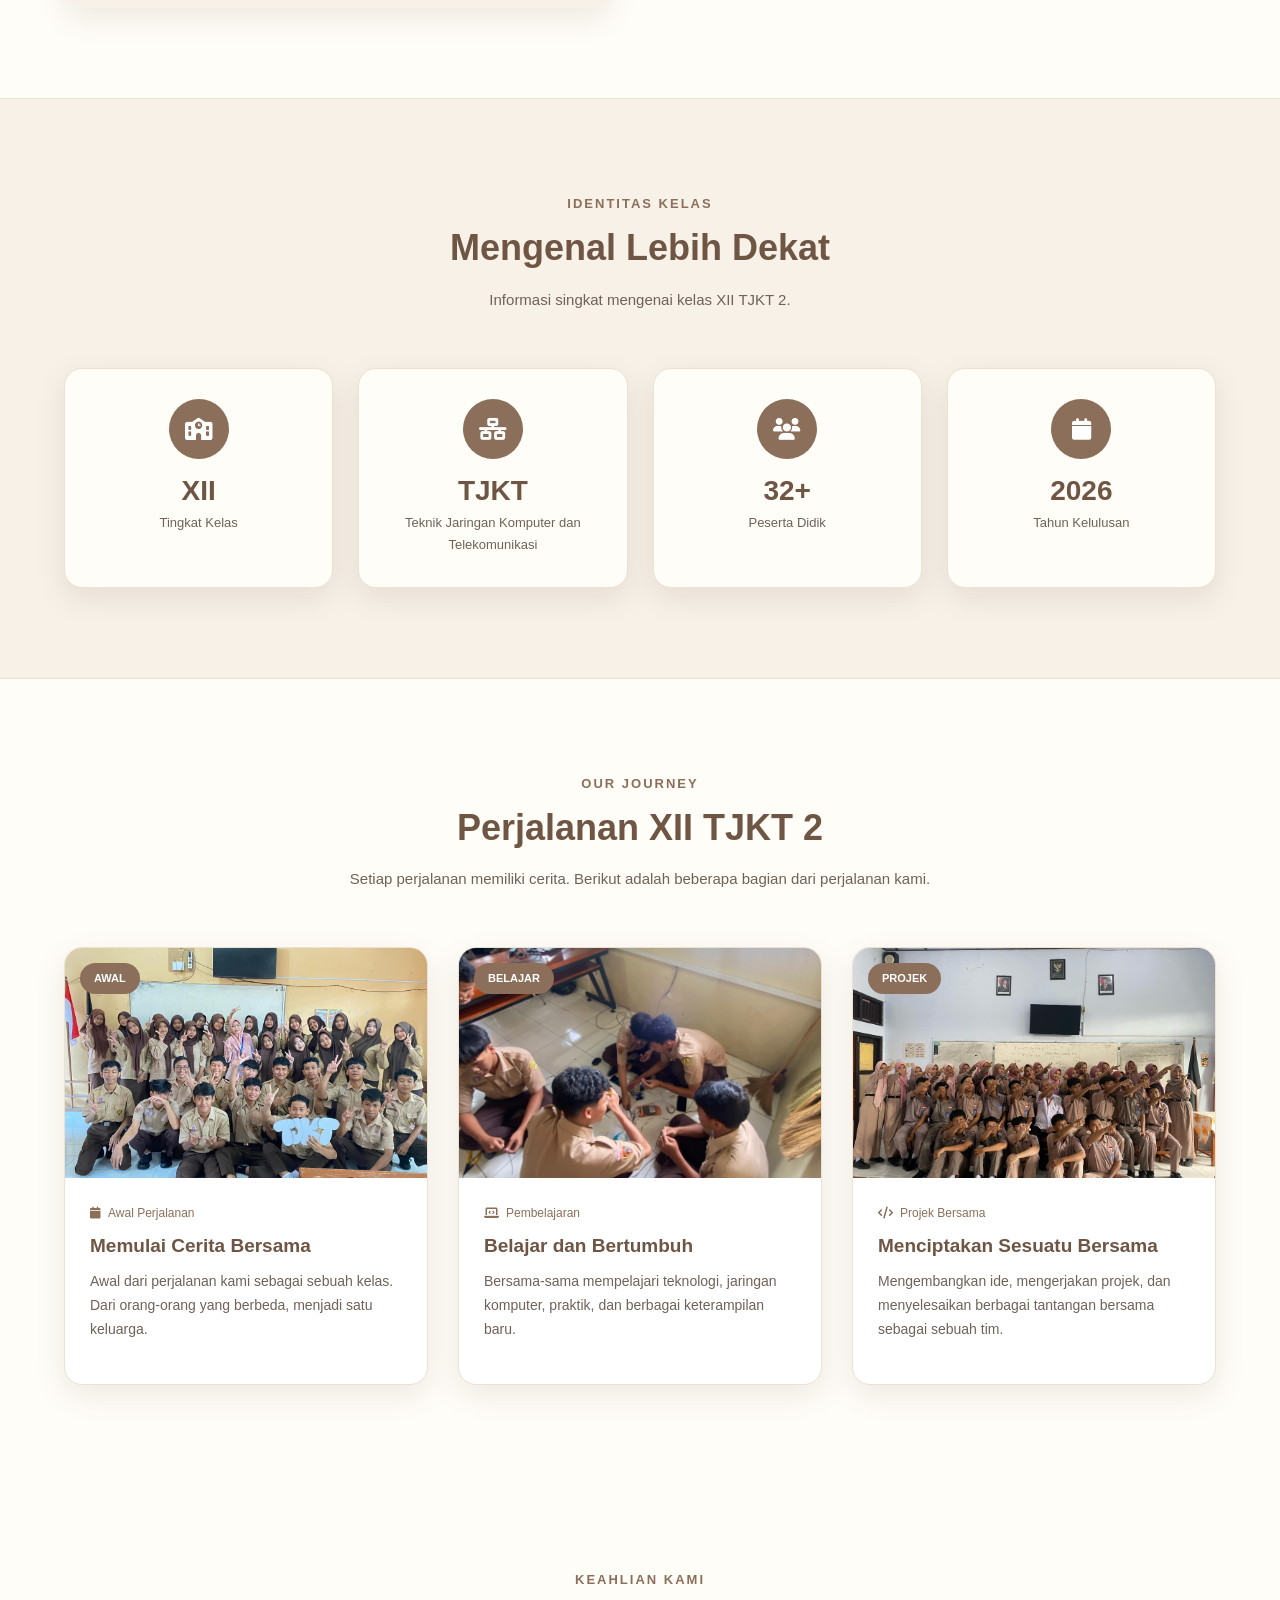
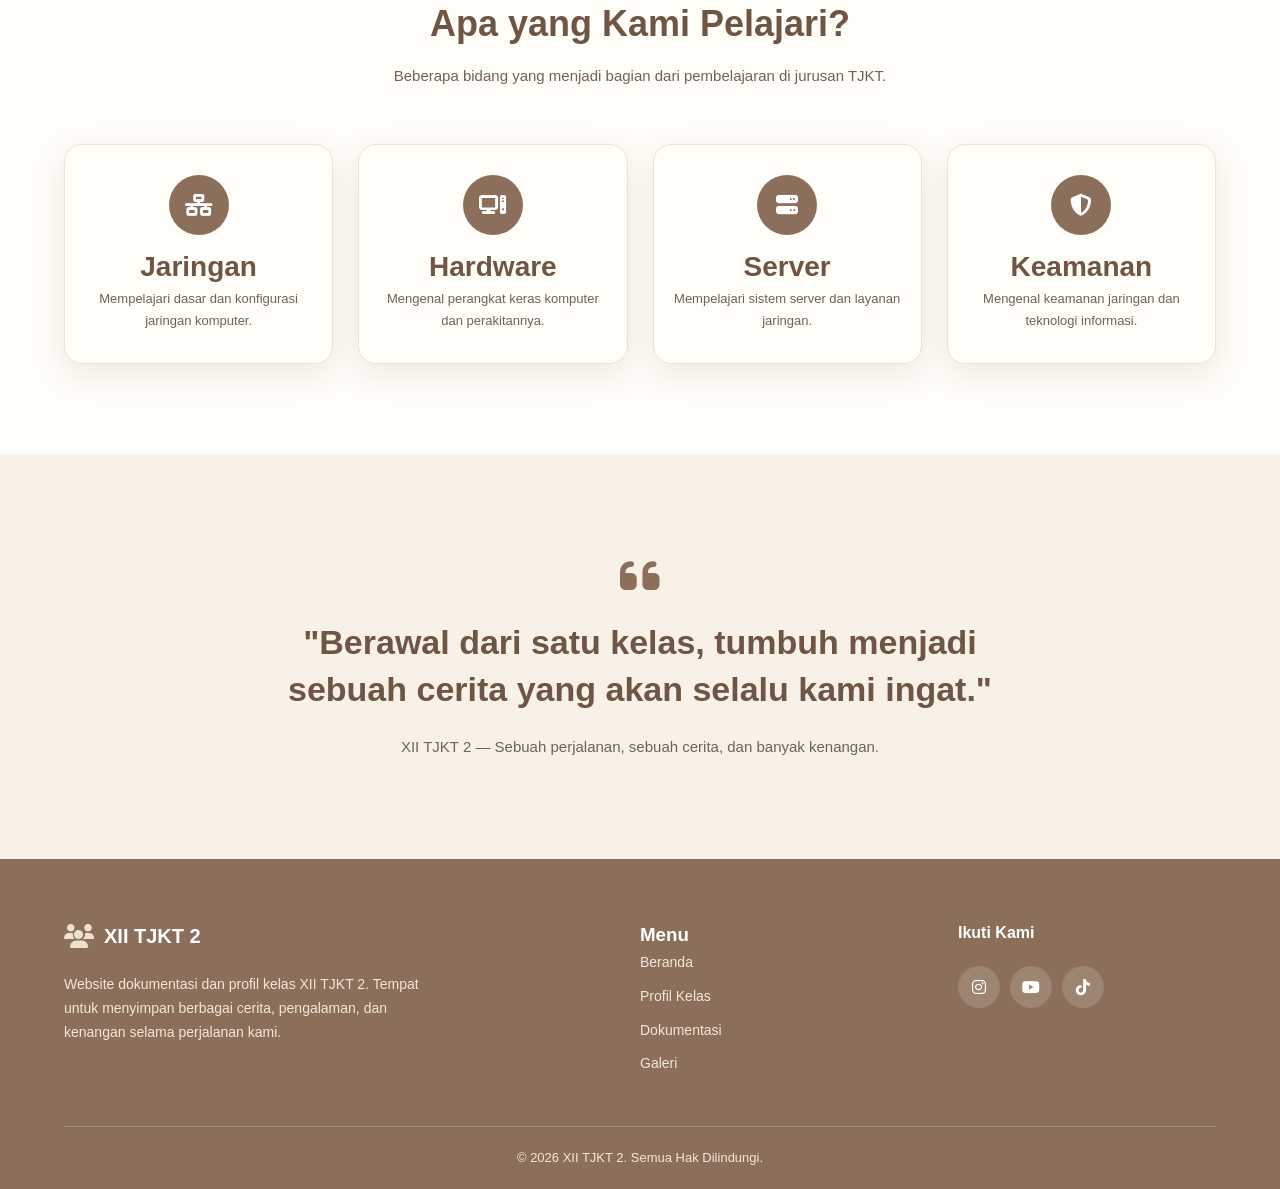
<file: profil.html>
<!DOCTYPE html>
<html lang="id">
<head>
    <meta charset="UTF-8">
    <meta name="viewport" content="width=device-width, initial-scale=1.0">

    <title>Profil Kelas XII TJKT 2</title>

    <!-- CSS UTAMA -->
    <link rel="stylesheet" href="style.css">

    <!-- FONT AWESOME -->
    <link rel="stylesheet"
          href="https://cdnjs.cloudflare.com/ajax/libs/font-awesome/6.5.2/css/all.min.css">
</head>

<body>

    <!-- =========================
         NAVBAR
    ========================== -->

    <header class="header">

        <nav class="navbar">

            <a href="index.html" class="logo">
                <i class="fa-solid fa-users"></i>
                XII TJKT 2
            </a>

            <button class="menu-toggle" id="menuToggle">
                <i class="fa-solid fa-bars"></i>
            </button>

            <ul class="nav-menu" id="navMenu">

                <li>
                    <a href="index.html">
                        <i class="fa-solid fa-house"></i>
                        Beranda
                    </a>
                </li>

                <li>
                    <a href="profil.html" class="active">
                        <i class="fa-solid fa-users"></i>
                        Profil Kelas
                    </a>
                </li>

                <li>
                    <a href="dokumentasi.html">
                        <i class="fa-solid fa-camera"></i>
                        Dokumentasi
                    </a>
                </li>

                <li>
                    <a href="galeri.html">
                        <i class="fa-solid fa-image"></i>
                        Galeri
                    </a>
                </li>

                <li>
                    <a href="video.html">
                        <i class="fa-solid fa-video"></i>
                        Video
                    </a>
                </li>

                <li>
                    <a href="projek.html">
                        <i class="fa-solid fa-code"></i>
                        Projek
                    </a>
                </li>

                <li>
                    <a href="kontak.html">
                        <i class="fa-solid fa-envelope"></i>
                        Kontak
                    </a>
                </li>

            </ul>

        </nav>

    </header>


    <!-- =========================
         HERO PROFIL
    ========================== -->

    <section class="hero">

        <div class="hero-content">

            <div class="hero-subtitle">
                <i class="fa-solid fa-users"></i>
                Profil Kelas XII TJKT 2
            </div>

            <h1>
                Mengenal
                <span>XII TJKT 2</span>
            </h1>

            <p>
                Satu kelas, banyak cerita, dan sebuah perjalanan
                yang akan selalu menjadi bagian dari kenangan kami.
            </p>

            <div class="hero-buttons">

                <a href="#identitas" class="btn btn-primary">
                    <i class="fa-solid fa-arrow-down"></i>
                    Kenali Kelas Kami
                </a>

                <a href="index.html" class="btn btn-secondary">
                    <i class="fa-solid fa-house"></i>
                    Kembali ke Beranda
                </a>

            </div>

        </div>

    </section>


    <!-- =========================
         TENTANG KELAS
    ========================== -->

    <section class="about">

        <div class="container">

            <div class="section-title">

                <span>TENTANG KAMI</span>

                <h2>
                    Satu Kelas, Banyak Cerita
                </h2>

                <p>
                    Mengenal lebih dekat perjalanan dan kebersamaan
                    keluarga besar XII TJKT 2.
                </p>

            </div>


            <div class="about-content">

                <div class="about-image">

                    <img src="foto-kelas.jpeg"
                         alt="Foto Kelas XII TJKT 2">

                </div>


                <div class="about-text">

                    <h3>
                        Tentang XII TJKT 2
                    </h3>

                    <p>
                        XII TJKT 2 merupakan salah satu kelas dari
                        jurusan Teknik Jaringan Komputer dan
                        Telekomunikasi. Di dalam kelas ini, kami
                        belajar berbagai hal mengenai teknologi,
                        jaringan komputer, dan dunia informasi.
                    </p>

                    <p>
                        Namun, perjalanan kami tidak hanya tentang
                        belajar di dalam kelas. Kami juga tumbuh
                        bersama melalui berbagai kegiatan,
                        praktik, projek, kerja sama, dan pengalaman
                        yang menciptakan banyak cerita.
                    </p>

                    <p>
                        Website ini dibuat sebagai tempat untuk
                        mengenang perjalanan kami dan menyimpan
                        berbagai momen yang pernah kami lalui
                        bersama.
                    </p>

                </div>

            </div>

        </div>

    </section>


    <!-- =========================
         IDENTITAS KELAS
    ========================== -->

    <section class="statistics" id="identitas">

        <div class="container">

            <div class="section-title">

                <span>IDENTITAS KELAS</span>

                <h2>
                    Mengenal Lebih Dekat
                </h2>

                <p>
                    Informasi singkat mengenai kelas XII TJKT 2.
                </p>

            </div>


            <div class="stats-grid">

                <div class="stat-card">

                    <div class="stat-icon">
                        <i class="fa-solid fa-school"></i>
                    </div>

                    <div class="stat-info">

                        <h3>XII</h3>

                        <p>
                            Tingkat Kelas
                        </p>

                    </div>

                </div>


                <div class="stat-card">

                    <div class="stat-icon">
                        <i class="fa-solid fa-network-wired"></i>
                    </div>

                    <div class="stat-info">

                        <h3>TJKT</h3>

                        <p>
                            Teknik Jaringan Komputer
                            dan Telekomunikasi
                        </p>

                    </div>

                </div>


                <div class="stat-card">

                    <div class="stat-icon">
                        <i class="fa-solid fa-users"></i>
                    </div>

                    <div class="stat-info">

                        <h3>32+</h3>

                        <p>
                            Peserta Didik
                        </p>

                    </div>

                </div>


                <div class="stat-card">

                    <div class="stat-icon">
                        <i class="fa-solid fa-calendar"></i>
                    </div>

                    <div class="stat-info">

                        <h3>2026</h3>

                        <p>
                            Tahun Kelulusan
                        </p>

                    </div>

                </div>

            </div>

        </div>

    </section>


    <!-- =========================
         PERJALANAN KELAS
    ========================== -->

    <section class="latest">

        <div class="container">

            <div class="section-title">

                <span>OUR JOURNEY</span>

                <h2>
                    Perjalanan XII TJKT 2
                </h2>

                <p>
                    Setiap perjalanan memiliki cerita.
                    Berikut adalah beberapa bagian dari perjalanan
                    kami.
                </p>

            </div>


            <div class="activity-grid">

                <!-- PERJALANAN 1 -->

                <div class="activity-card">

                    <div class="activity-image">

                        <img src="kegiatan1.jpeg"
                             alt="Awal Perjalanan">

                        <span class="activity-category">
                            AWAL
                        </span>

                    </div>

                    <div class="activity-content">

                        <div class="activity-date">
                            <i class="fa-solid fa-calendar"></i>
                            Awal Perjalanan
                        </div>

                        <h3>
                            Memulai Cerita Bersama
                        </h3>

                        <p>
                            Awal dari perjalanan kami sebagai
                            sebuah kelas. Dari orang-orang yang
                            berbeda, menjadi satu keluarga.
                        </p>

                    </div>

                </div>


                <!-- PERJALANAN 2 -->

                <div class="activity-card">

                    <div class="activity-image">

                        <img src="kegiatan2.jpeg"
                             alt="Pembelajaran dan Praktik">

                        <span class="activity-category">
                            BELAJAR
                        </span>

                    </div>

                    <div class="activity-content">

                        <div class="activity-date">
                            <i class="fa-solid fa-laptop-code"></i>
                            Pembelajaran
                        </div>

                        <h3>
                            Belajar dan Bertumbuh
                        </h3>

                        <p>
                            Bersama-sama mempelajari teknologi,
                            jaringan komputer, praktik, dan
                            berbagai keterampilan baru.
                        </p>

                    </div>

                </div>


                <!-- PERJALANAN 3 -->

                <div class="activity-card">

                    <div class="activity-image">

                        <img src="kegiatan3.jpeg"
                             alt="Projek Kelas">

                        <span class="activity-category">
                            PROJEK
                        </span>

                    </div>

                    <div class="activity-content">

                        <div class="activity-date">
                            <i class="fa-solid fa-code"></i>
                            Projek Bersama
                        </div>

                        <h3>
                            Menciptakan Sesuatu Bersama
                        </h3>

                        <p>
                            Mengembangkan ide, mengerjakan projek,
                            dan menyelesaikan berbagai tantangan
                            bersama sebagai sebuah tim.
                        </p>

                    </div>

                </div>

            </div>

        </div>

    </section>


    <!-- =========================
         KEAHLIAN
    ========================== -->

    <section class="about">

        <div class="container">

            <div class="section-title">

                <span>KEAHLIAN KAMI</span>

                <h2>
                    Apa yang Kami Pelajari?
                </h2>

                <p>
                    Beberapa bidang yang menjadi bagian dari
                    pembelajaran di jurusan TJKT.
                </p>

            </div>


            <div class="stats-grid">

                <div class="stat-card">

                    <div class="stat-icon">
                        <i class="fa-solid fa-network-wired"></i>
                    </div>

                    <div class="stat-info">

                        <h3>Jaringan</h3>

                        <p>
                            Mempelajari dasar dan konfigurasi
                            jaringan komputer.
                        </p>

                    </div>

                </div>


                <div class="stat-card">

                    <div class="stat-icon">
                        <i class="fa-solid fa-computer"></i>
                    </div>

                    <div class="stat-info">

                        <h3>Hardware</h3>

                        <p>
                            Mengenal perangkat keras komputer
                            dan perakitannya.
                        </p>

                    </div>

                </div>


                <div class="stat-card">

                    <div class="stat-icon">
                        <i class="fa-solid fa-server"></i>
                    </div>

                    <div class="stat-info">

                        <h3>Server</h3>

                        <p>
                            Mempelajari sistem server dan
                            layanan jaringan.
                        </p>

                    </div>

                </div>


                <div class="stat-card">

                    <div class="stat-icon">
                        <i class="fa-solid fa-shield-halved"></i>
                    </div>

                    <div class="stat-info">

                        <h3>Keamanan</h3>

                        <p>
                            Mengenal keamanan jaringan dan
                            teknologi informasi.
                        </p>

                    </div>

                </div>

            </div>

        </div>

    </section>


    <!-- =========================
         QUOTE
    ========================== -->

    <section class="quote">

        <div class="container">

            <div class="quote-content">

                <i class="fa-solid fa-quote-left"></i>

                <h2>
                    "Berawal dari satu kelas,
                    tumbuh menjadi sebuah cerita
                    yang akan selalu kami ingat."
                </h2>

                <p>
                    XII TJKT 2 — Sebuah perjalanan,
                    sebuah cerita, dan banyak kenangan.
                </p>

            </div>

        </div>

    </section>


    <!-- =========================
         FOOTER
    ========================== -->

    <footer class="footer">

        <div class="container">

            <div class="footer-content">


                <div class="footer-about">

                    <a href="index.html" class="logo">

                        <i class="fa-solid fa-users"></i>

                        XII TJKT 2

                    </a>

                    <p>
                        Website dokumentasi dan profil kelas
                        XII TJKT 2. Tempat untuk menyimpan
                        berbagai cerita, pengalaman, dan
                        kenangan selama perjalanan kami.
                    </p>

                </div>


                <div>

                    <h3>Menu</h3>

                    <div class="footer-links">

                        <a href="index.html">
                            Beranda
                        </a>

                        <a href="profil.html">
                            Profil Kelas
                        </a>

                        <a href="dokumentasi.html">
                            Dokumentasi
                        </a>

                        <a href="galeri.html">
                            Galeri
                        </a>

                    </div>

                </div>


                <div class="footer-social">

                    <h3>
                        Ikuti Kami
                    </h3>

                    <div class="social-icons">

                        <a href="#">
                            <i class="fa-brands fa-instagram"></i>
                        </a>

                        <a href="#">
                            <i class="fa-brands fa-youtube"></i>
                        </a>

                        <a href="#">
                            <i class="fa-brands fa-tiktok"></i>
                        </a>

                    </div>

                </div>

            </div>


            <div class="footer-bottom">

                <p>
                    &copy; 2026 XII TJKT 2.
                    Semua Hak Dilindungi.
                </p>

            </div>

        </div>

    </footer>


    <!-- =========================
         JAVASCRIPT
    ========================== -->

    <script>

        const menuToggle =
            document.getElementById("menuToggle");

        const navMenu =
            document.getElementById("navMenu");


        menuToggle.addEventListener("click", function () {

            navMenu.classList.toggle("active");

        });


        const navLinks =
            document.querySelectorAll(".nav-menu a");


        navLinks.forEach(function (link) {

            link.addEventListener("click", function () {

                navMenu.classList.remove("active");

            });

        });

    </script>

</body>
</html>
</file>
<file: style.css>
/* =====================================================
   WEBSITE DOKUMENTASI KEGIATAN XII TJKT 2
   TEMA: SOFT BROWN & TISSUE WHITE
===================================================== */

/* =====================================================
   1. VARIABEL WARNA
===================================================== */

:root {
    --brown-dark: #6f5543;
    --brown: #8b6f5a;
    --brown-light: #a88972;
    --brown-soft: #c4aa93;

    --tissue-white: #fffdf8;
    --cream: #f7f1e8;
    --cream-dark: #ede1d2;

    --text-dark: #4a3a2e;
    --text: #6f6258;
    --white: #ffffff;

    --shadow: 0 10px 30px rgba(111, 85, 67, 0.12);
    --shadow-hover: 0 18px 40px rgba(111, 85, 67, 0.18);

    --radius: 18px;
}


/* =====================================================
   2. RESET
===================================================== */

* {
    margin: 0;
    padding: 0;
    box-sizing: border-box;
}

html {
    scroll-behavior: smooth;
}

body {
    font-family: Arial, Helvetica, sans-serif;
    background: var(--tissue-white);
    color: var(--text-dark);
    line-height: 1.7;
}

a {
    color: inherit;
    text-decoration: none;
}

img {
    width: 100%;
    display: block;
}

button {
    font-family: inherit;
}

ul {
    list-style: none;
}


/* =====================================================
   3. CONTAINER
===================================================== */

.container {
    width: 90%;
    max-width: 1200px;
    margin: 0 auto;
}


/* =====================================================
   4. NAVBAR
===================================================== */

.header {
    position: fixed;
    top: 0;
    left: 0;

    width: 100%;

    z-index: 1000;

    background: rgba(255, 253, 248, 0.96);

    border-bottom: 1px solid var(--cream-dark);

    box-shadow: 0 5px 20px rgba(111, 85, 67, 0.08);

    backdrop-filter: blur(10px);
}

.navbar {
    width: 90%;
    max-width: 1200px;

    height: 75px;

    margin: auto;

    display: flex;

    align-items: center;

    justify-content: space-between;
}


/* LOGO */

.logo {
    display: flex;

    align-items: center;

    gap: 10px;

    color: var(--brown-dark);

    font-size: 20px;

    font-weight: bold;
}

.logo i {
    color: var(--brown);

    font-size: 24px;
}


/* MENU */

.nav-menu {
    display: flex;

    align-items: center;

    gap: 25px;
}

.nav-menu li a {
    display: flex;

    align-items: center;

    gap: 7px;

    padding: 8px 0;

    color: var(--text-dark);

    font-size: 14px;

    font-weight: 600;

    transition: 0.3s;
}

.nav-menu li a:hover,
.nav-menu li a.active {
    color: var(--brown);
}

.nav-menu li a i {
    color: var(--brown-light);
}


/* MENU MOBILE */

.menu-toggle {
    display: none;

    border: none;

    background: transparent;

    color: var(--brown-dark);

    font-size: 24px;

    cursor: pointer;
}


/* =====================================================
   5. HERO
===================================================== */

.hero {
    min-height: 100vh;

    display: flex;

    align-items: center;

    position: relative;

    padding-top: 75px;

    background:
        linear-gradient(
            rgba(111, 85, 67, 0.72),
            rgba(139, 111, 90, 0.72)
        ),
        url("hero.jpeg");

    background-size: cover;

    background-position: center;
}


/* JIKA FOTO HERO TIDAK ADA */

.hero::before {
    content: "";

    position: absolute;

    inset: 0;

    background:
        linear-gradient(
            135deg,
            rgba(139, 111, 90, 0.95),
            rgba(196, 170, 147, 0.85)
        );

    z-index: 0;
}

.hero-content {
    position: relative;

    z-index: 1;

    width: 90%;

    max-width: 1200px;

    margin: auto;

    color: var(--white);

    animation: fadeUp 1s ease;
}


/* LABEL HERO */

.hero-subtitle {
    display: inline-flex;

    align-items: center;

    gap: 8px;

    padding: 9px 18px;

    margin-bottom: 25px;

    border: 1px solid rgba(255, 255, 255, 0.5);

    border-radius: 50px;

    background: rgba(255, 255, 255, 0.15);

    color: var(--white);

    font-size: 14px;

    backdrop-filter: blur(5px);
}


/* JUDUL HERO */

.hero h1 {
    max-width: 800px;

    margin-bottom: 25px;

    color: var(--white);

    font-size: clamp(42px, 6vw, 72px);

    line-height: 1.12;

    letter-spacing: -1px;
}

.hero h1 span {
    display: block;

    color: #f8e9d7;
}


/* DESKRIPSI */

.hero p {
    max-width: 700px;

    margin-bottom: 35px;

    color: #fffaf4;

    font-size: 16px;
}


/* =====================================================
   6. BUTTON
===================================================== */

.hero-buttons {
    display: flex;

    flex-wrap: wrap;

    gap: 15px;
}

.btn {
    display: inline-flex;

    align-items: center;

    justify-content: center;

    gap: 9px;

    padding: 14px 26px;

    border-radius: 10px;

    font-size: 14px;

    font-weight: bold;

    transition: 0.3s;
}

.btn-primary {
    background: var(--tissue-white);

    color: var(--brown-dark);

    box-shadow: 0 8px 20px rgba(0, 0, 0, 0.12);
}

.btn-primary:hover {
    transform: translateY(-4px);

    background: var(--cream);

    box-shadow: 0 12px 25px rgba(0, 0, 0, 0.18);
}

.btn-secondary {
    border: 1px solid rgba(255, 255, 255, 0.7);

    background: rgba(255, 255, 255, 0.08);

    color: var(--white);
}

.btn-secondary:hover {
    transform: translateY(-4px);

    background: var(--white);

    color: var(--brown-dark);
}


/* =====================================================
   7. SECTION
===================================================== */

section {
    padding: 90px 0;
}

.section-title {
    max-width: 700px;

    margin: 0 auto 55px;

    text-align: center;
}

.section-title span {
    display: inline-block;

    margin-bottom: 10px;

    color: var(--brown);

    font-size: 13px;

    font-weight: bold;

    letter-spacing: 2px;

    text-transform: uppercase;
}

.section-title h2 {
    margin-bottom: 15px;

    color: var(--brown-dark);

    font-size: 36px;

    line-height: 1.3;
}

.section-title p {
    color: var(--text);

    font-size: 15px;
}


/* =====================================================
   8. TENTANG WEBSITE
===================================================== */

.about {
    background: var(--tissue-white);
}

.about-content {
    display: grid;

    grid-template-columns: 1fr 1fr;

    gap: 60px;

    align-items: center;
}


/* FOTO */

.about-image {
    overflow: hidden;

    border: 10px solid var(--cream);

    border-radius: var(--radius);

    box-shadow: var(--shadow);
}

.about-image img {
    height: 420px;

    object-fit: cover;

    transition: 0.5s;
}

.about-image:hover img {
    transform: scale(1.05);
}


/* TEKS */

.about-text h3 {
    margin-bottom: 20px;

    color: var(--brown-dark);

    font-size: 30px;

    line-height: 1.3;
}

.about-text p {
    margin-bottom: 15px;

    color: var(--text);

    font-size: 15px;
}

.about-text .btn {
    margin-top: 15px;

    background: var(--brown);

    color: var(--white);
}

.about-text .btn:hover {
    background: var(--brown-dark);
}


/* =====================================================
   9. STATISTIK
===================================================== */

.statistics {
    background: var(--cream);

    border-top: 1px solid var(--cream-dark);

    border-bottom: 1px solid var(--cream-dark);
}

.stats-grid {
    display: grid;

    grid-template-columns: repeat(4, 1fr);

    gap: 25px;
}

.stat-card {
    padding: 30px 20px;

    text-align: center;

    border: 1px solid var(--cream-dark);

    border-radius: var(--radius);

    background: var(--tissue-white);

    box-shadow: var(--shadow);

    transition: 0.3s;
}

.stat-card:hover {
    transform: translateY(-8px);

    box-shadow: var(--shadow-hover);
}

.stat-icon {
    width: 60px;

    height: 60px;

    display: flex;

    align-items: center;

    justify-content: center;

    margin: 0 auto 15px;

    border-radius: 50%;

    background: var(--brown);

    color: var(--white);

    font-size: 22px;
}

.stat-info h3 {
    color: var(--brown-dark);

    font-size: 28px;

    line-height: 1.2;
}

.stat-info p {
    margin-top: 5px;

    color: var(--text);

    font-size: 13px;
}


/* =====================================================
   10. KEGIATAN TERBARU
===================================================== */

.latest {
    background: var(--tissue-white);
}

.activity-grid {
    display: grid;

    grid-template-columns: repeat(3, 1fr);

    gap: 30px;
}


/* CARD */

.activity-card {
    overflow: hidden;

    border: 1px solid var(--cream-dark);

    border-radius: var(--radius);

    background: var(--white);

    box-shadow: var(--shadow);

    transition: 0.3s;
}

.activity-card:hover {
    transform: translateY(-10px);

    box-shadow: var(--shadow-hover);
}


/* FOTO CARD */

.activity-image {
    height: 230px;

    position: relative;

    overflow: hidden;
}

.activity-image img {
    width: 100%;

    height: 100%;

    object-fit: cover;

    transition: 0.5s;
}

.activity-card:hover .activity-image img {
    transform: scale(1.08);
}


/* LABEL */

.activity-category {
    position: absolute;

    top: 15px;

    left: 15px;

    padding: 6px 14px;

    border-radius: 30px;

    background: var(--brown);

    color: var(--white);

    font-size: 11px;

    font-weight: bold;
}


/* ISI CARD */

.activity-content {
    padding: 25px;
}

.activity-date {
    display: flex;

    align-items: center;

    gap: 7px;

    margin-bottom: 10px;

    color: var(--brown);

    font-size: 12px;
}

.activity-content h3 {
    margin-bottom: 10px;

    color: var(--brown-dark);

    font-size: 19px;

    line-height: 1.4;
}

.activity-content p {
    margin-bottom: 18px;

    color: var(--text);

    font-size: 14px;
}

.activity-content a {
    display: inline-flex;

    align-items: center;

    gap: 8px;

    color: var(--brown);

    font-size: 13px;

    font-weight: bold;

    transition: 0.3s;
}

.activity-content a:hover {
    gap: 13px;

    color: var(--brown-dark);
}


/* =====================================================
   11. TOMBOL LIHAT SEMUA
===================================================== */

.view-all {
    margin-top: 45px;

    text-align: center;
}

.view-all .btn {
    background: var(--brown);

    color: var(--white);
}

.view-all .btn:hover {
    background: var(--brown-dark);
}


/* =====================================================
   12. QUOTE / KATA-KATA
===================================================== */

.quote {
    padding: 100px 0;

    background: var(--cream);
}

.quote-content {
    max-width: 800px;

    margin: auto;

    text-align: center;
}

.quote-content > i {
    margin-bottom: 20px;

    color: var(--brown);

    font-size: 45px;
}

.quote-content h2 {
    margin-bottom: 20px;

    color: var(--brown-dark);

    font-size: 34px;

    line-height: 1.4;
}

.quote-content p {
    color: var(--text);

    font-size: 15px;
}
/* =====================================================
   DOKUMENTASI - GALLERY CARD
   KHUSUS HALAMAN DOKUMENTASI
   TIDAK MENGUBAH WARNA DASAR WEBSITE
===================================================== */

/* SECTION DOKUMENTASI */
.documentation-section {
    background: var(--tissue-white);
    overflow: hidden;
}

/* CONTAINER DOKUMENTASI */
.documentation-section .container {
    width: 90%;
    max-width: 1200px;
    margin: 0 auto;
}

/* =====================================================
   FILTER DOKUMENTASI
===================================================== */

.documentation-filter {
    display: flex;
    justify-content: center;
    align-items: center;
    flex-wrap: wrap;
    gap: 10px;

    margin-bottom: 40px;
}

.documentation-filter .filter-btn {
    padding: 9px 16px;

    border: 1px solid var(--cream-dark);
    border-radius: 9px;

    background: var(--cream);
    color: var(--brown-dark);

    font-size: 13px;
    font-weight: 600;

    cursor: pointer;

    transition:
        background 0.3s ease,
        color 0.3s ease,
        border-color 0.3s ease,
        transform 0.3s ease,
        box-shadow 0.3s ease;
}

/* HOVER FILTER */
.documentation-filter .filter-btn:hover {
    background: var(--cream-dark);
    border-color: var(--brown-soft);

    color: var(--brown-dark);

    transform: translateY(-2px);
}

/* FILTER AKTIF */
.documentation-filter .filter-btn.active {
    background: var(--brown);
    border-color: var(--brown);

    color: var(--white);

    box-shadow: 0 5px 15px rgba(111, 85, 67, 0.15);
}

/* =====================================================
   GRID DOKUMENTASI
===================================================== */

.documentation-section .documentation-grid {
    display: grid;

    grid-template-columns: repeat(4, minmax(0, 1fr));

    gap: 24px;

    align-items: stretch;
}

/* =====================================================
   CARD DOKUMENTASI
===================================================== */

.documentation-section .documentation-card {
    display: flex;
    flex-direction: column;

    min-width: 0;
    height: 100%;

    overflow: hidden;

    background: var(--white);

    border: 1px solid var(--cream-dark);
    border-radius: 16px;

    box-shadow: var(--shadow);

    transition:
        transform 0.3s ease,
        box-shadow 0.3s ease,
        border-color 0.3s ease;
}

/* HOVER CARD */
.documentation-section .documentation-card:hover {
    transform: translateY(-5px);

    border-color: var(--brown-soft);

    box-shadow: var(--shadow-hover);
}

/* =====================================================
   AREA FOTO
===================================================== */

.documentation-section .documentation-image {
    position: relative;

    width: 100%;
    height: 230px;

    flex-shrink: 0;

    overflow: hidden;

    background: var(--cream);
}

/* FOTO */
.documentation-section .documentation-image img {
    width: 100%;
    height: 100%;

    display: block;

    object-fit: cover;
    object-position: center;

    transition: transform 0.5s ease;
}

/* ZOOM FOTO SAAT HOVER */
.documentation-section .documentation-card:hover
.documentation-image img {
    transform: scale(1.06);
}

/* =====================================================
   BADGE KATEGORI
===================================================== */

.documentation-section .documentation-category {
    position: absolute;

    top: 14px;
    left: 14px;

    z-index: 2;

    padding: 6px 11px;

    border: 1px solid rgba(255, 255, 255, 0.35);
    border-radius: 20px;

    background: rgba(111, 85, 67, 0.92);

    color: var(--white);

    font-size: 10px;
    font-weight: 700;

    line-height: 1.2;

    backdrop-filter: blur(5px);

    box-shadow: 0 4px 12px rgba(0, 0, 0, 0.12);
}

/* =====================================================
   ISI CARD
===================================================== */

.documentation-section .documentation-content {
    display: flex;
    flex-direction: column;
    flex: 1;

    padding: 20px;
}

/* =====================================================
   TANGGAL
===================================================== */

.documentation-section .documentation-date {
    display: flex;
    align-items: center;
    gap: 7px;

    margin-bottom: 9px;

    color: var(--brown);

    font-size: 12px;
    font-weight: 600;
}

.documentation-section .documentation-date i {
    color: var(--brown-light);
}

/* =====================================================
   JUDUL
===================================================== */

.documentation-section .documentation-content h3 {
    display: -webkit-box;

    margin-bottom: 9px;

    overflow: hidden;

    color: var(--brown-dark);

    font-size: 17px;
    font-weight: 700;

    line-height: 1.4;

    -webkit-box-orient: vertical;
    -webkit-line-clamp: 2;
    line-clamp: 2;
}

/* =====================================================
   DESKRIPSI
===================================================== */

.documentation-section .documentation-content p {
    display: -webkit-box;

    margin-bottom: 18px;

    overflow: hidden;

    color: var(--text);

    font-size: 13px;

    line-height: 1.6;

    -webkit-box-orient: vertical;
    -webkit-line-clamp: 3;
    line-clamp: 3;
}

/* =====================================================
   TOMBOL DETAIL
===================================================== */

.documentation-section .detail-btn {
    display: inline-flex;
    align-items: center;
    justify-content: space-between;
    gap: 8px;

    width: 100%;

    margin-top: auto;
    padding: 10px 13px;

    border: 1px solid var(--cream-dark);
    border-radius: 9px;

    background: var(--cream);

    color: var(--brown-dark);

    font-size: 12px;
    font-weight: 700;

    cursor: pointer;

    transition:
        background 0.3s ease,
        color 0.3s ease,
        border-color 0.3s ease,
        transform 0.3s ease;
}

/* HOVER DETAIL */
.documentation-section .detail-btn:hover {
    background: var(--brown);
    border-color: var(--brown);

    color: var(--white);

    transform: translateX(2px);
}

/* ICON PANAH */
.documentation-section .detail-btn i {
    transition: transform 0.3s ease;
}

.documentation-section .detail-btn:hover i {
    transform: translateX(4px);
}

/* =====================================================
   TABLET
===================================================== */

@media (max-width: 992px) {

    .documentation-section .documentation-grid {
        grid-template-columns: repeat(2, minmax(0, 1fr));

        gap: 22px;
    }

    .documentation-section .documentation-image {
        height: 230px;
    }
}

/* =====================================================
   MOBILE
===================================================== */

@media (max-width: 768px) {

    .documentation-section .documentation-grid {
        grid-template-columns: 1fr;

        gap: 20px;
    }

    .documentation-section .documentation-image {
        height: 240px;
    }

    .documentation-section .documentation-content {
        padding: 18px;
    }

    .documentation-filter {
        justify-content: flex-start;

        gap: 8px;

        margin-bottom: 30px;
    }

    .documentation-filter .filter-btn {
        padding: 8px 13px;

        font-size: 12px;
    }
}

/* =====================================================
   MOBILE KECIL
===================================================== */

@media (max-width: 480px) {

    .documentation-section .container {
        width: 92%;
    }

    .documentation-section .documentation-image {
        height: 220px;
    }

    .documentation-section .documentation-content {
        padding: 17px;
    }

    .documentation-section .documentation-content h3 {
        font-size: 16px;
    }

    .documentation-section .documentation-content p {
        font-size: 13px;
    }

    .documentation-filter {
        justify-content: center;
    }

    .documentation-filter .filter-btn {
        padding: 8px 11px;

        font-size: 11px;
    }
}


/* =====================================================
   13. FOOTER
===================================================== */

.footer {
    padding: 60px 0 0;

    background: var(--brown);

    color: var(--white);
}

.footer-content {
    display: grid;

    grid-template-columns: 2fr 1fr 1fr;

    gap: 60px;

    padding-bottom: 50px;
}


/* ABOUT FOOTER */

.footer-about .logo {
    margin-bottom: 20px;

    color: var(--white);
}

.footer-about .logo i {
    color: var(--cream-dark);
}

.footer-about p {
    max-width: 380px;

    color: #f3e7db;

    font-size: 14px;
}


/* FOOTER LINK */

.footer-links h3,
.footer-social h3 {
    margin-bottom: 20px;

    color: var(--white);

    font-size: 16px;
}

.footer-links {
    display: flex;

    flex-direction: column;

    gap: 10px;
}

.footer-links a {
    color: #f3e7db;

    font-size: 14px;

    transition: 0.3s;
}

.footer-links a:hover {
    padding-left: 5px;

    color: var(--white);
}


/* =====================================================
   14. SOCIAL MEDIA
===================================================== */

.social-icons {
    display: flex;

    gap: 10px;
}

.social-icons a {
    width: 42px;

    height: 42px;

    display: flex;

    align-items: center;

    justify-content: center;

    border-radius: 50%;

    background: rgba(255, 255, 255, 0.15);

    color: var(--white);

    transition: 0.3s;
}

.social-icons a:hover {
    transform: translateY(-4px);

    background: var(--white);

    color: var(--brown);
}


/* =====================================================
   15. FOOTER BOTTOM
===================================================== */

.footer-bottom {
    padding: 20px 0;

    border-top: 1px solid rgba(255, 255, 255, 0.2);

    text-align: center;
}

.footer-bottom p {
    color: #f3e7db;

    font-size: 13px;
}


/* =====================================================
   16. ANIMASI
===================================================== */

@keyframes fadeUp {

    from {
        opacity: 0;

        transform: translateY(30px);
    }

    to {
        opacity: 1;

        transform: translateY(0);
    }
}


/* =====================================================
   17. TABLET
===================================================== */

@media (max-width: 992px) {

    .nav-menu {
        gap: 15px;
    }

    .nav-menu li a {
        font-size: 12px;
    }

    .about-content {
        gap: 35px;
    }

    .stats-grid {
        grid-template-columns: repeat(2, 1fr);
    }

    .activity-grid {
        grid-template-columns: repeat(2, 1fr);
    }

    .footer-content {
        grid-template-columns: 1fr 1fr;
    }
}


/* =====================================================
   18. MOBILE
===================================================== */

@media (max-width: 768px) {

    .navbar {
        height: 65px;
    }

    .menu-toggle {
        display: block;
    }

    .nav-menu {
        position: absolute;

        top: 65px;

        left: 0;

        width: 100%;

        display: none;

        flex-direction: column;

        align-items: flex-start;

        gap: 0;

        padding: 15px 5%;

        background: var(--tissue-white);

        border-top: 1px solid var(--cream-dark);

        box-shadow: 0 10px 25px rgba(111, 85, 67, 0.12);
    }

    .nav-menu.active {
        display: flex;
    }

    .nav-menu li {
        width: 100%;
    }

    .nav-menu li a {
        width: 100%;

        padding: 12px 0;

        color: var(--brown-dark);

        font-size: 14px;
    }

    .hero {
        min-height: 90vh;
    }

    .hero h1 {
        font-size: 43px;
    }

    .hero p {
        font-size: 14px;
    }

    section {
        padding: 70px 0;
    }

    .section-title h2 {
        font-size: 29px;
    }

    .about-content {
        grid-template-columns: 1fr;
    }

    .about-image img {
        height: 300px;
    }

    .about-text h3 {
        font-size: 26px;
    }

    .stats-grid {
        grid-template-columns: 1fr 1fr;
    }

    .activity-grid {
        grid-template-columns: 1fr;
    }

    .footer-content {
        grid-template-columns: 1fr;

        gap: 35px;
    }

    .quote-content h2 {
        font-size: 27px;
    }
}


/* =====================================================
   19. MOBILE KECIL
===================================================== */

@media (max-width: 480px) {

    .container {
        width: 92%;
    }

    .logo {
        font-size: 17px;
    }

    .logo i {
        font-size: 20px;
    }

    .hero h1 {
        font-size: 36px;
    }

    .hero-buttons {
        flex-direction: column;

        align-items: stretch;
    }

    .btn {
        width: 100%;
    }

    .stats-grid {
        grid-template-columns: 1fr;
    }

    .quote {
        padding: 70px 0;
    }

    .quote-content h2 {
        font-size: 24px;
    }
}
</file>
